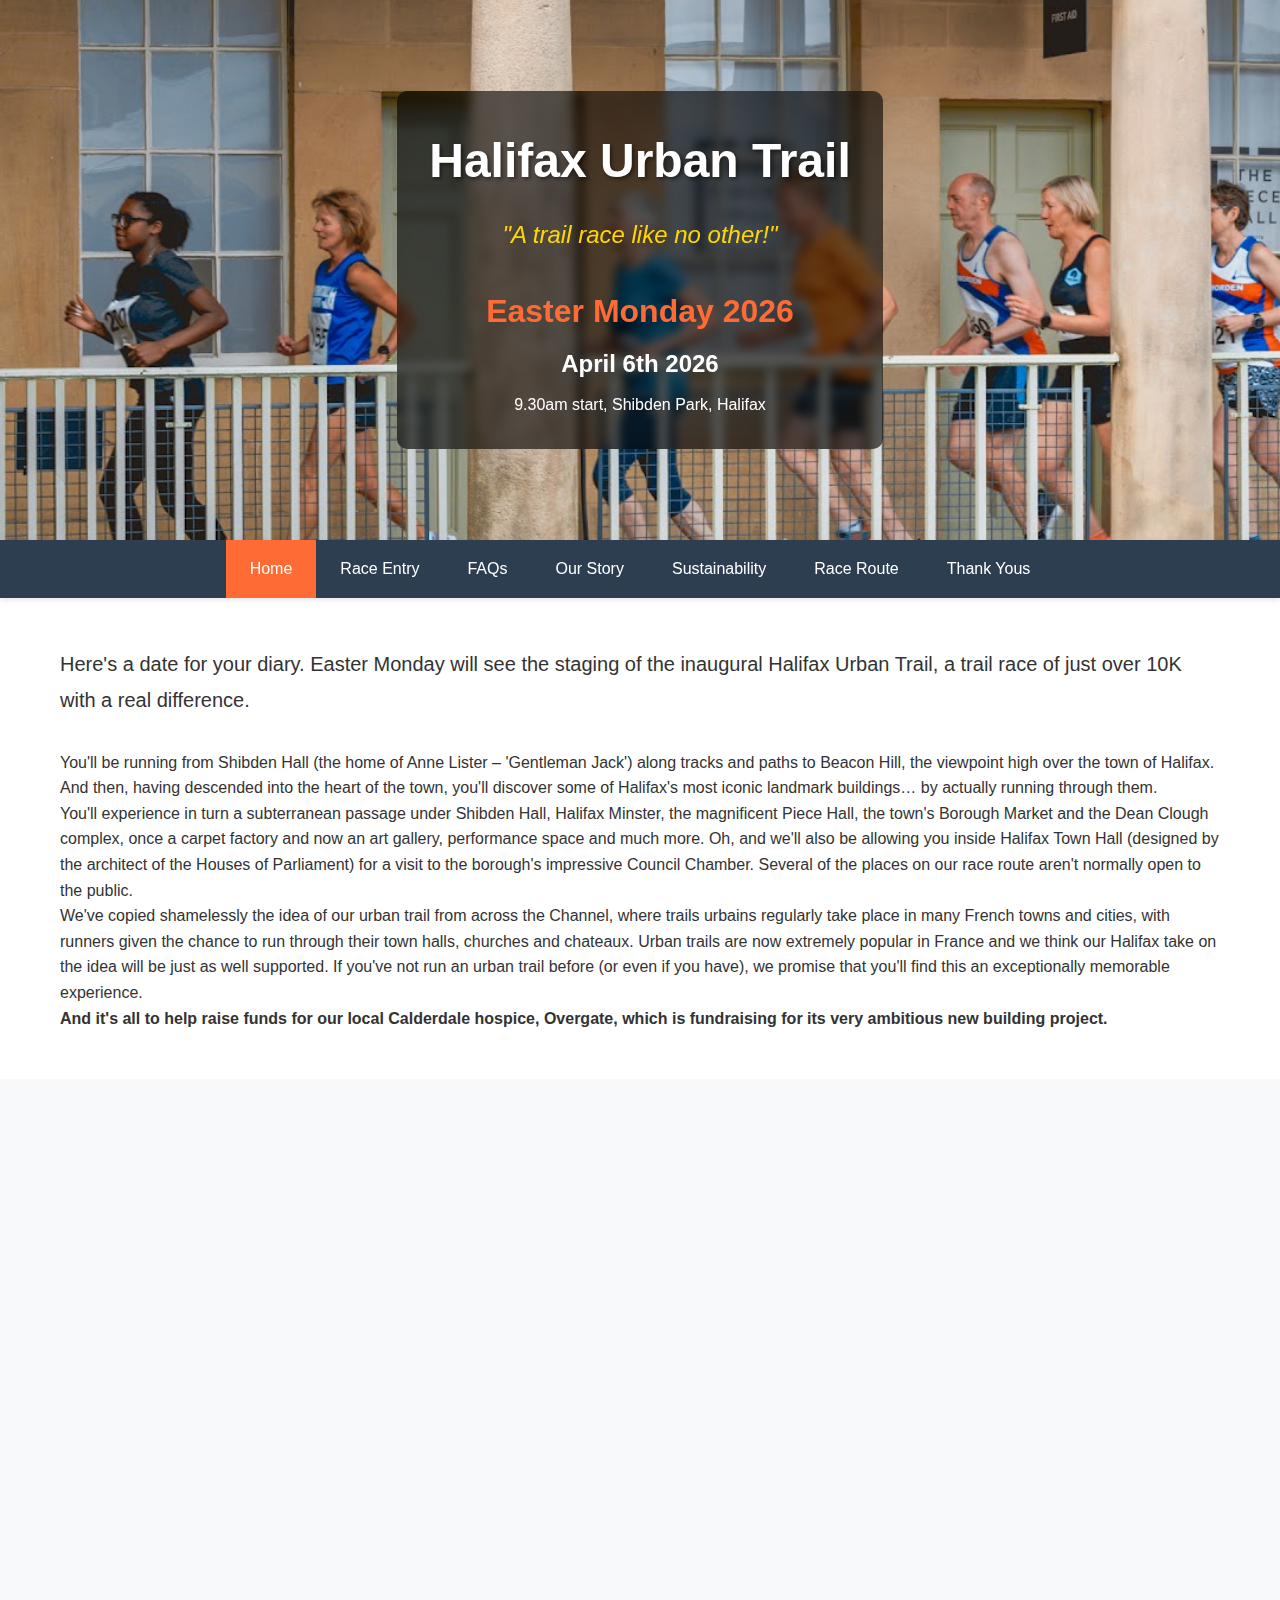
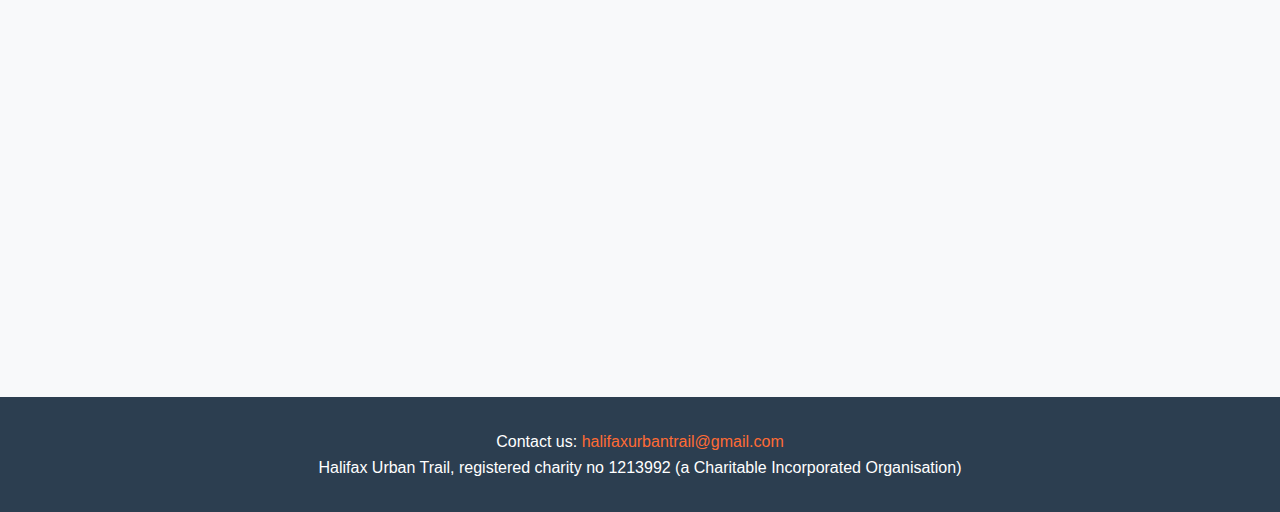
<file: index.html>
<!DOCTYPE html>
<html lang="en">
<head>
    <meta charset="UTF-8">
    <meta name="viewport" content="width=device-width, initial-scale=1.0">
    <title>Halifax Urban Trail - Easter Monday 2026</title>
    <link rel="stylesheet" href="styles.css">
</head>
<body>
    <header>
        <div class="hero-section">
            <div class="image-carousel">
                <div class="carousel-container">
                    <div class="carousel-slide active">
                        <img src="images/photo1.jpg" alt="Runners at Piece Hall">
                    </div>
                    <div class="carousel-slide">
                        <img src="images/photo2.jpg" alt="Running through the colonnade">
                    </div>
                    <div class="carousel-slide">
                        <img src="images/photo3.jpg" alt="Runners in action">
                    </div>
                    <div class="carousel-slide">
                        <img src="images/photo4.jpg" alt="Race participants">
                    </div>
                    <div class="carousel-slide">
                        <img src="images/photo5.jpg" alt="Halifax Urban Trail">
                    </div>
                </div>
            </div>
            <div class="hero-content">
                <h1>Halifax Urban Trail</h1>
                <p class="tagline">"A trail race like no other!"</p>
                <div class="race-details">
                    <h2>Easter Monday 2026</h2>
                    <h3>April 6th 2026</h3>
                    <p>9.30am start, Shibden Park, Halifax</p>
                </div>
            </div>
        </div>
        
        <nav class="main-nav">
            <ul>
                <li><a href="index.html" class="active">Home</a></li>
                <li><a href="race-entry.html">Race Entry</a></li>
                <li><a href="faqs.html">FAQs</a></li>
                <li><a href="our-story.html">Our Story</a></li>
                <li><a href="sustainability.html">Sustainability</a></li>
                <li><a href="race-route.html">Race Route</a></li>
                <li><a href="thank-yous.html">Thank Yous</a></li>
            </ul>
        </nav>
    </header>

    <main>
        <section class="intro-section">
            <div class="container">
                <p class="lead">Here's a date for your diary. Easter Monday will see the staging of the inaugural Halifax Urban Trail, a trail race of just over 10K with a real difference.</p>
                
                <p>You'll be running from Shibden Hall (the home of Anne Lister – 'Gentleman Jack') along tracks and paths to Beacon Hill, the viewpoint high over the town of Halifax. And then, having descended into the heart of the town, you'll discover some of Halifax's most iconic landmark buildings… by actually running through them.</p>
                
                <p>You'll experience in turn a subterranean passage under Shibden Hall, Halifax Minster, the magnificent Piece Hall, the town's Borough Market and the Dean Clough complex, once a carpet factory and now an art gallery, performance space and much more. Oh, and we'll also be allowing you inside Halifax Town Hall (designed by the architect of the Houses of Parliament) for a visit to the borough's impressive Council Chamber. Several of the places on our race route aren't normally open to the public.</p>
                
                <p>We've copied shamelessly the idea of our urban trail from across the Channel, where trails urbains regularly take place in many French towns and cities, with runners given the chance to run through their town halls, churches and chateaux. Urban trails are now extremely popular in France and we think our Halifax take on the idea will be just as well supported. If you've not run an urban trail before (or even if you have), we promise that you'll find this an exceptionally memorable experience.</p>
                
                <p><strong>And it's all to help raise funds for our local Calderdale hospice, Overgate, which is fundraising for its very ambitious new building project.</strong></p>
            </div>
        </section>

        <section class="registration-section">
            <div class="container">
                <h2>Registration</h2>
                <p>You will be able to sign up to run the race from September 1st 2025. (The field is limited to 500 and we expect places to go quickly). In the meantime, fill in the box here with your email address, and we'll let you know when bookings are open.</p>
                
                <div class="email-signup">
                    <form id="email-form">
       						 <input type="email" id="email-input" placeholder="Enter your email address" required>
        						<button type="submit">Notify Me</button>
    						</form>
   						 <div id="form-message" style="margin-top: 1rem; display: none;"></div>
                </div>
            </div>
        </section>

        <section class="quick-links">
            <div class="container">
                <h2>More Information</h2>
                <div class="links-grid">
                    <a href="race-entry.html" class="link-card">
                        <h3>Is this race right for you?</h3>
                        <p>Find out about the course difficulty and requirements</p>
                    </a>
                    <a href="faqs.html" class="link-card">
                        <h3>Frequently Asked Questions</h3>
                        <p>Everything you need to know about the race</p>
                    </a>
                    <a href="race-route.html" class="link-card">
                        <h3>Race Route</h3>
                        <p>The landmark buildings and route details</p>
                    </a>
                    <a href="sustainability.html" class="link-card">
                        <h3>Environmental Sustainability</h3>
                        <p>How we're making the race eco-friendly</p>
                    </a>
                    <a href="our-story.html" class="link-card">
                        <h3>Our Story</h3>
                        <p>How the Halifax Urban Trail came to be</p>
                    </a>
                    <a href="thank-yous.html" class="link-card">
                        <h3>Thank Yous</h3>
                        <p>Our sponsors and supporters</p>
                    </a>
                </div>
            </div>
        </section>
    </main>

    <footer>
        <div class="container">
            <p>Contact us: <a href="mailto:halifaxurbantrail@gmail.com">halifaxurbantrail@gmail.com</a></p>
            <p>Halifax Urban Trail, registered charity no 1213992 (a Charitable Incorporated Organisation)</p>
        </div>
    </footer>

    <script src="script.js"></script>
</body>
</html>
</file>
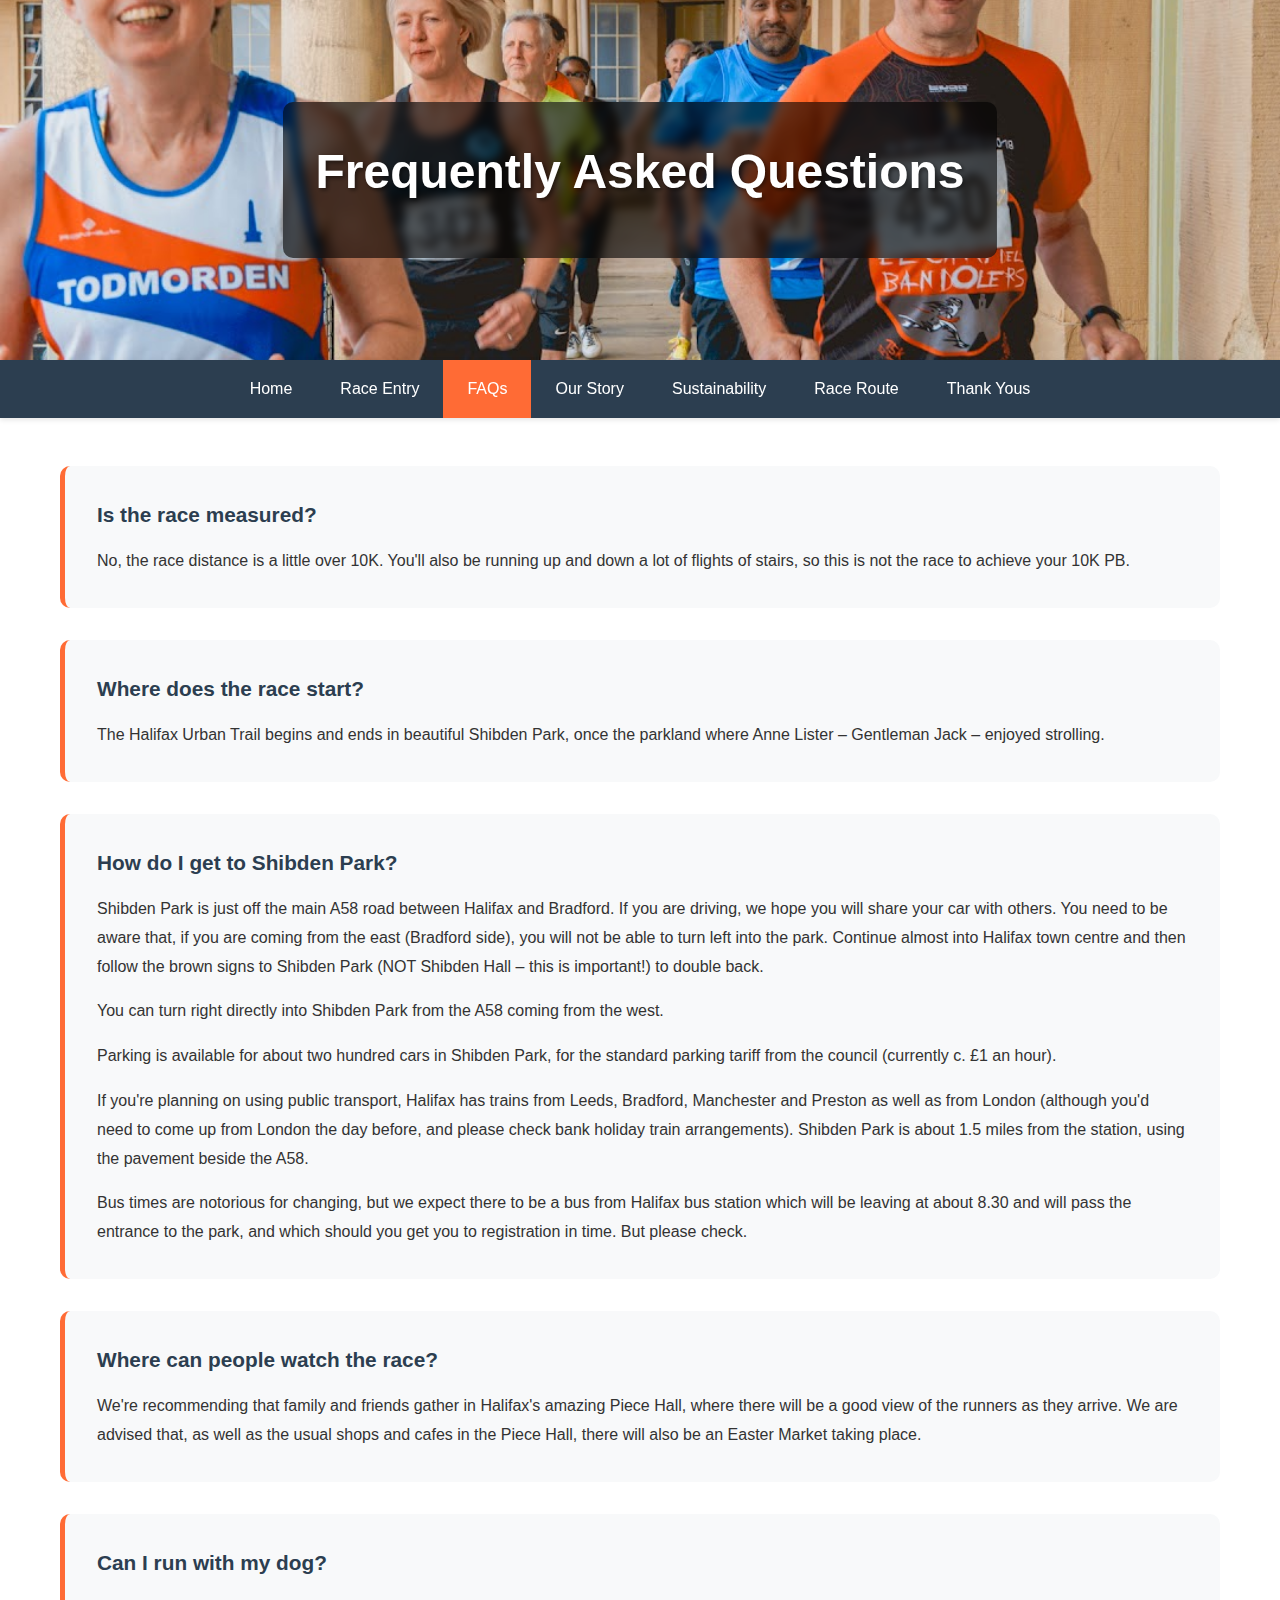
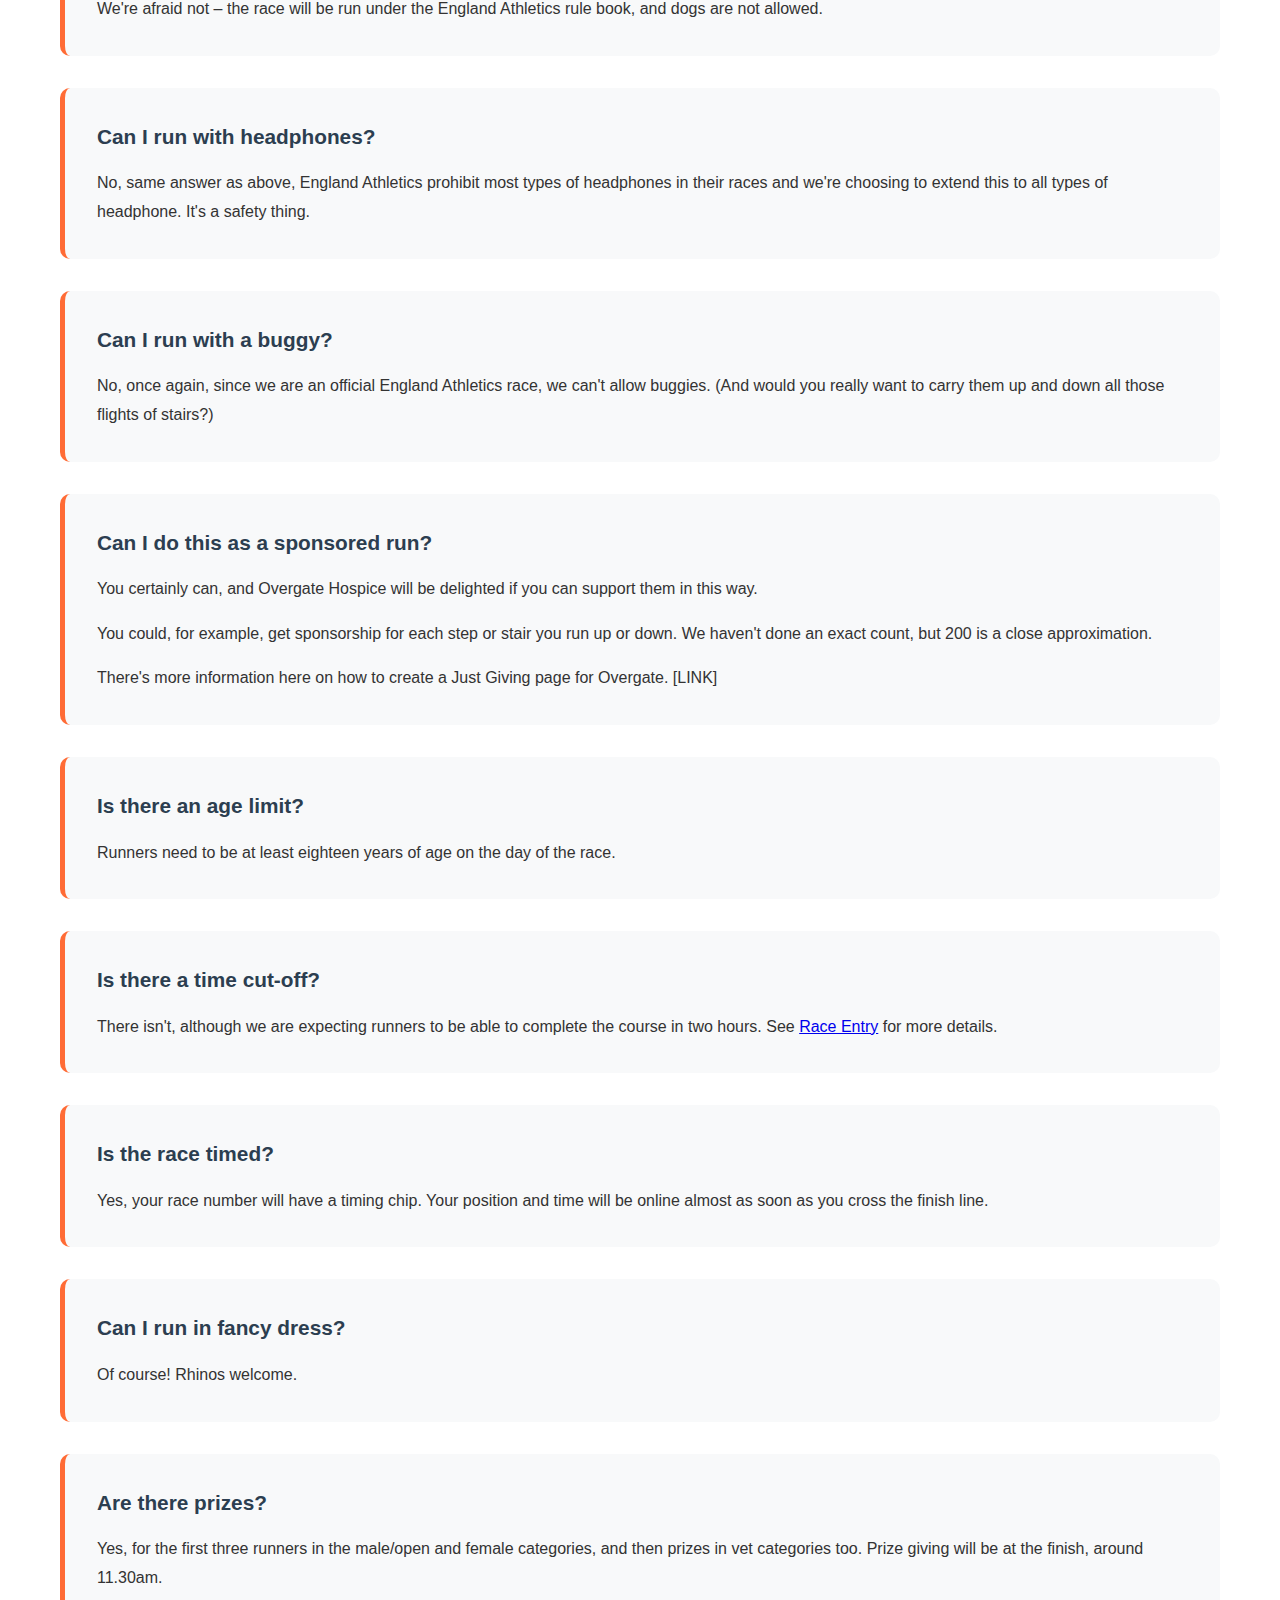
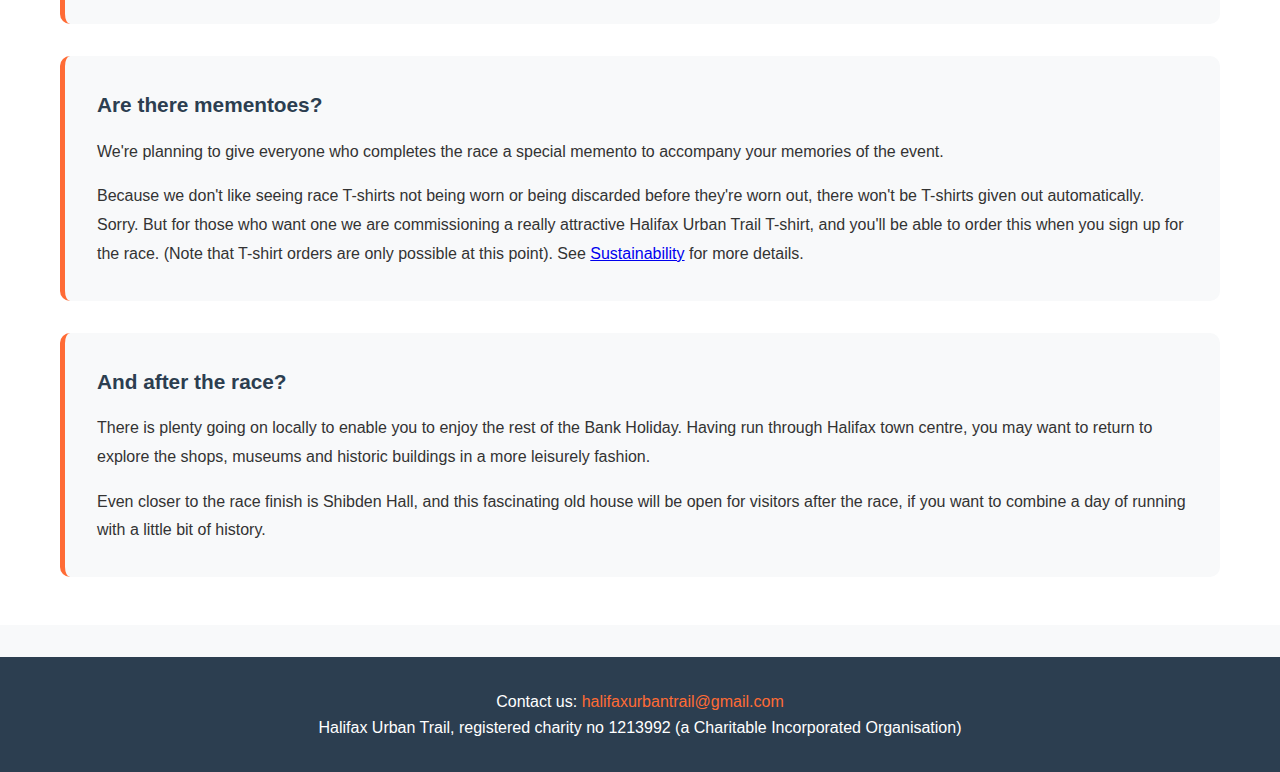
<file: faqs.html>
<!DOCTYPE html>
<html lang="en">
<head>
    <meta charset="UTF-8">
    <meta name="viewport" content="width=device-width, initial-scale=1.0">
    <title>FAQs - Halifax Urban Trail</title>
    <link rel="stylesheet" href="styles.css">
</head>
<body>
    <header>
        <div class="hero-section small">
            <div class="image-carousel">
                <div class="carousel-container">
                    <div class="carousel-slide active">
                        <img src="images/photo4.jpg" alt="Race participants">
                    </div>
                    <div class="carousel-slide">
                        <img src="images/photo5.jpg" alt="Halifax Urban Trail">
                    </div>
                    <div class="carousel-slide">
                        <img src="images/photo6.jpg" alt="Runners in the colonnade">
                    </div>
                </div>
            </div>
            <div class="hero-content">
                <h1>Frequently Asked Questions</h1>
            </div>
        </div>
        
        <nav class="main-nav">
            <ul>
                <li><a href="index.html">Home</a></li>
                <li><a href="race-entry.html">Race Entry</a></li>
                <li><a href="faqs.html" class="active">FAQs</a></li>
                <li><a href="our-story.html">Our Story</a></li>
                <li><a href="sustainability.html">Sustainability</a></li>
                <li><a href="race-route.html">Race Route</a></li>
                <li><a href="thank-yous.html">Thank Yous</a></li>
            </ul>
        </nav>
    </header>

    <main>
        <section class="content-section">
            <div class="container">
                <div class="faq-grid">
                    <div class="faq-item">
                        <h3>Is the race measured?</h3>
                        <p>No, the race distance is a little over 10K. You'll also be running up and down a lot of flights of stairs, so this is not the race to achieve your 10K PB.</p>
                    </div>

                    <div class="faq-item">
                        <h3>Where does the race start?</h3>
                        <p>The Halifax Urban Trail begins and ends in beautiful Shibden Park, once the parkland where Anne Lister – Gentleman Jack – enjoyed strolling.</p>
                    </div>

                    <div class="faq-item">
                        <h3>How do I get to Shibden Park?</h3>
                        <p>Shibden Park is just off the main A58 road between Halifax and Bradford. If you are driving, we hope you will share your car with others. You need to be aware that, if you are coming from the east (Bradford side), you will not be able to turn left into the park. Continue almost into Halifax town centre and then follow the brown signs to Shibden Park (NOT Shibden Hall – this is important!) to double back.</p>
                        <p>You can turn right directly into Shibden Park from the A58 coming from the west.</p>
                        <p>Parking is available for about two hundred cars in Shibden Park, for the standard parking tariff from the council (currently c. £1 an hour).</p>
                        <p>If you're planning on using public transport, Halifax has trains from Leeds, Bradford, Manchester and Preston as well as from London (although you'd need to come up from London the day before, and please check bank holiday train arrangements). Shibden Park is about 1.5 miles from the station, using the pavement beside the A58.</p>
                        <p>Bus times are notorious for changing, but we expect there to be a bus from Halifax bus station which will be leaving at about 8.30 and will pass the entrance to the park, and which should you get you to registration in time. But please check.</p>
                    </div>

                    <div class="faq-item">
                        <h3>Where can people watch the race?</h3>
                        <p>We're recommending that family and friends gather in Halifax's amazing Piece Hall, where there will be a good view of the runners as they arrive. We are advised that, as well as the usual shops and cafes in the Piece Hall, there will also be an Easter Market taking place.</p>
                    </div>

                    <div class="faq-item">
                        <h3>Can I run with my dog?</h3>
                        <p>We're afraid not – the race will be run under the England Athletics rule book, and dogs are not allowed.</p>
                    </div>

                    <div class="faq-item">
                        <h3>Can I run with headphones?</h3>
                        <p>No, same answer as above, England Athletics prohibit most types of headphones in their races and we're choosing to extend this to all types of headphone. It's a safety thing.</p>
                    </div>

                    <div class="faq-item">
                        <h3>Can I run with a buggy?</h3>
                        <p>No, once again, since we are an official England Athletics race, we can't allow buggies. (And would you really want to carry them up and down all those flights of stairs?)</p>
                    </div>

                    <div class="faq-item">
                        <h3>Can I do this as a sponsored run?</h3>
                        <p>You certainly can, and Overgate Hospice will be delighted if you can support them in this way.</p>
                        <p>You could, for example, get sponsorship for each step or stair you run up or down. We haven't done an exact count, but 200 is a close approximation.</p>
                        <p>There's more information here on how to create a Just Giving page for Overgate. [LINK]</p>
                    </div>

                    <div class="faq-item">
                        <h3>Is there an age limit?</h3>
                        <p>Runners need to be at least eighteen years of age on the day of the race.</p>
                    </div>

                    <div class="faq-item">
                        <h3>Is there a time cut-off?</h3>
                        <p>There isn't, although we are expecting runners to be able to complete the course in two hours. See <a href="race-entry.html">Race Entry</a> for more details.</p>
                    </div>

                    <div class="faq-item">
                        <h3>Is the race timed?</h3>
                        <p>Yes, your race number will have a timing chip. Your position and time will be online almost as soon as you cross the finish line.</p>
                    </div>

                    <div class="faq-item">
                        <h3>Can I run in fancy dress?</h3>
                        <p>Of course! Rhinos welcome.</p>
                    </div>

                    <div class="faq-item">
                        <h3>Are there prizes?</h3>
                        <p>Yes, for the first three runners in the male/open and female categories, and then prizes in vet categories too. Prize giving will be at the finish, around 11.30am.</p>
                    </div>

                    <div class="faq-item">
                        <h3>Are there mementoes?</h3>
                        <p>We're planning to give everyone who completes the race a special memento to accompany your memories of the event.</p>
                        <p>Because we don't like seeing race T-shirts not being worn or being discarded before they're worn out, there won't be T-shirts given out automatically. Sorry. But for those who want one we are commissioning a really attractive Halifax Urban Trail T-shirt, and you'll be able to order this when you sign up for the race. (Note that T-shirt orders are only possible at this point). See <a href="sustainability.html">Sustainability</a> for more details.</p>
                    </div>

                    <div class="faq-item">
                        <h3>And after the race?</h3>
                        <p>There is plenty going on locally to enable you to enjoy the rest of the Bank Holiday. Having run through Halifax town centre, you may want to return to explore the shops, museums and historic buildings in a more leisurely fashion.</p>
                        <p>Even closer to the race finish is Shibden Hall, and this fascinating old house will be open for visitors after the race, if you want to combine a day of running with a little bit of history.</p>
                    </div>
                </div>
            </div>
        </section>
    </main>

    <footer>
        <div class="container">
            <p>Contact us: <a href="mailto:halifaxurbantrail@gmail.com">halifaxurbantrail@gmail.com</a></p>
            <p>Halifax Urban Trail, registered charity no 1213992 (a Charitable Incorporated Organisation)</p>
        </div>
    </footer>

    <script src="script.js"></script>
</body>
</html>
</file>
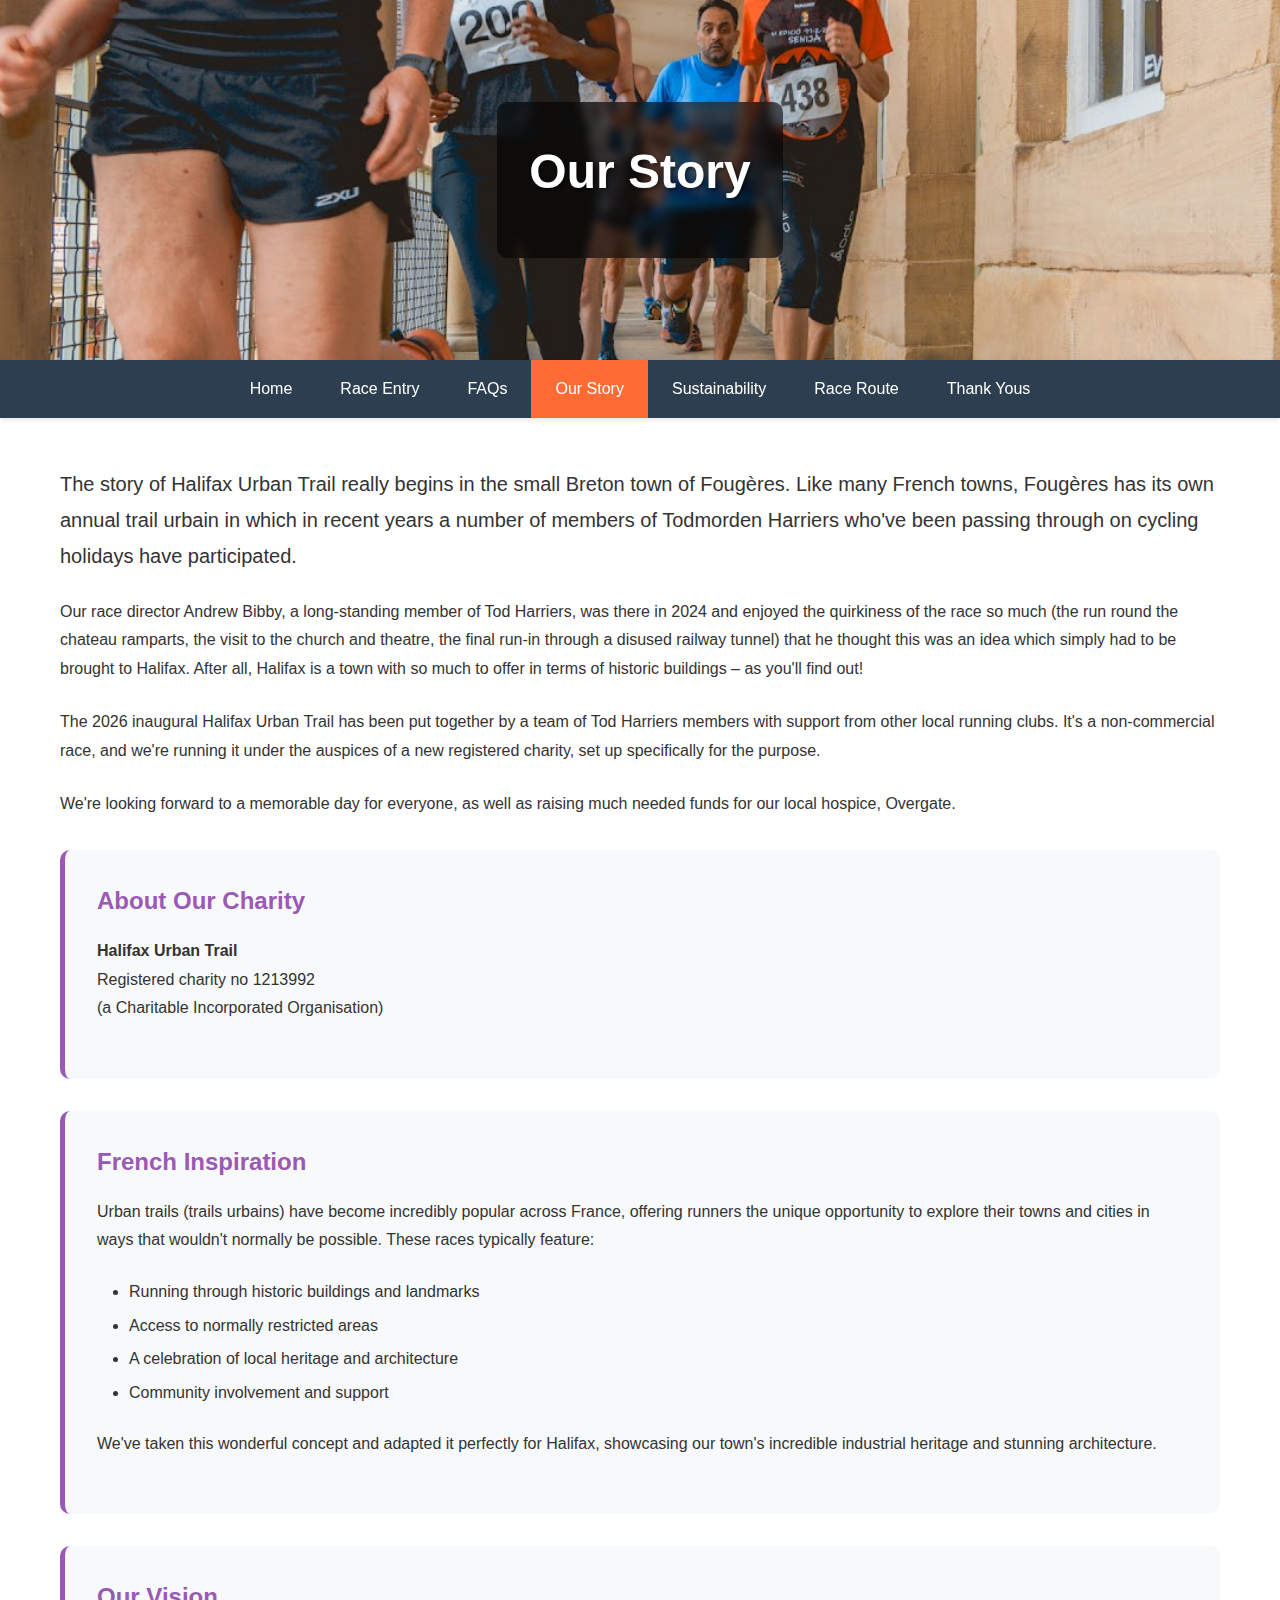
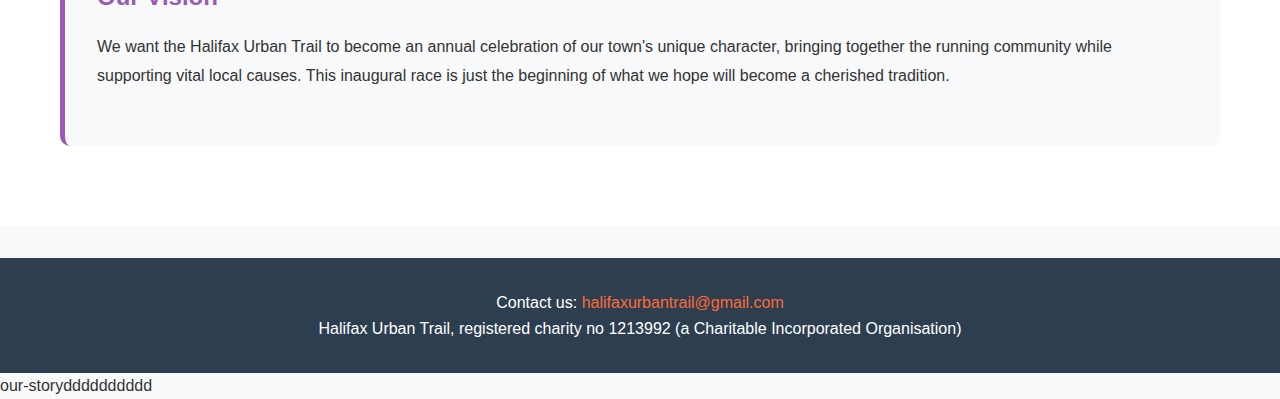
<file: our-story.html>
<!DOCTYPE html>
<html lang="en">
<head>
    <meta charset="UTF-8">
    <meta name="viewport" content="width=device-width, initial-scale=1.0">
    <title>Our Story - Halifax Urban Trail</title>
    <link rel="stylesheet" href="styles.css">
</head>
<body>
    <header>
        <div class="hero-section small">
            <div class="image-carousel">
                <div class="carousel-container">
                    <div class="carousel-slide active">
                        <img src="images/photo7.jpg" alt="Runners at the finish">
                    </div>
                    <div class="carousel-slide">
                        <img src="images/photo8.jpg" alt="Halifax Urban Trail">
                    </div>
                    <div class="carousel-slide">
                        <img src="images/photo1.jpg" alt="Piece Hall runners">
                    </div>
                </div>
            </div>
            <div class="hero-content">
                <h1>Our Story</h1>
            </div>
        </div>
        
        <nav class="main-nav">
            <ul>
                <li><a href="index.html">Home</a></li>
                <li><a href="race-entry.html">Race Entry</a></li>
                <li><a href="faqs.html">FAQs</a></li>
                <li><a href="our-story.html" class="active">Our Story</a></li>
                <li><a href="sustainability.html">Sustainability</a></li>
                <li><a href="race-route.html">Race Route</a></li>
                <li><a href="thank-yous.html">Thank Yous</a></li>
            </ul>
        </nav>
    </header>

    <main>
        <section class="content-section">
            <div class="container">
                <p class="lead">The story of Halifax Urban Trail really begins in the small Breton town of Fougères. Like many French towns, Fougères has its own annual trail urbain in which in recent years a number of members of Todmorden Harriers who've been passing through on cycling holidays have participated.</p>
                
                <p>Our race director Andrew Bibby, a long-standing member of Tod Harriers, was there in 2024 and enjoyed the quirkiness of the race so much (the run round the chateau ramparts, the visit to the church and theatre, the final run-in through a disused railway tunnel) that he thought this was an idea which simply had to be brought to Halifax. After all, Halifax is a town with so much to offer in terms of historic buildings – as you'll find out!</p>
                
                <p>The 2026 inaugural Halifax Urban Trail has been put together by a team of Tod Harriers members with support from other local running clubs. It's a non-commercial race, and we're running it under the auspices of a new registered charity, set up specifically for the purpose.</p>
                
                <p>We're looking forward to a memorable day for everyone, as well as raising much needed funds for our local hospice, Overgate.</p>
                
                <div class="charity-info">
                    <h2>About Our Charity</h2>
                    <p><strong>Halifax Urban Trail</strong><br>
                    Registered charity no 1213992<br>
                    (a Charitable Incorporated Organisation)</p>
                </div>

                <div class="inspiration-section">
                    <h2>French Inspiration</h2>
                    <p>Urban trails (trails urbains) have become incredibly popular across France, offering runners the unique opportunity to explore their towns and cities in ways that wouldn't normally be possible. These races typically feature:</p>
                    <ul>
                        <li>Running through historic buildings and landmarks</li>
                        <li>Access to normally restricted areas</li>
                        <li>A celebration of local heritage and architecture</li>
                        <li>Community involvement and support</li>
                    </ul>
                    <p>We've taken this wonderful concept and adapted it perfectly for Halifax, showcasing our town's incredible industrial heritage and stunning architecture.</p>
                </div>

                <div class="vision-section">
                    <h2>Our Vision</h2>
                    <p>We want the Halifax Urban Trail to become an annual celebration of our town's unique character, bringing together the running community while supporting vital local causes. This inaugural race is just the beginning of what we hope will become a cherished tradition.</p>
                </div>
            </div>
        </section>
    </main>

    <footer>
        <div class="container">
            <p>Contact us: <a href="mailto:halifaxurbantrail@gmail.com">halifaxurbantrail@gmail.com</a></p>
            <p>Halifax Urban Trail, registered charity no 1213992 (a Charitable Incorporated Organisation)</p>
        </div>
    </footer>

    <script src="script.js"></script>
</body>
</html>
our-storydddddddddd
</file>
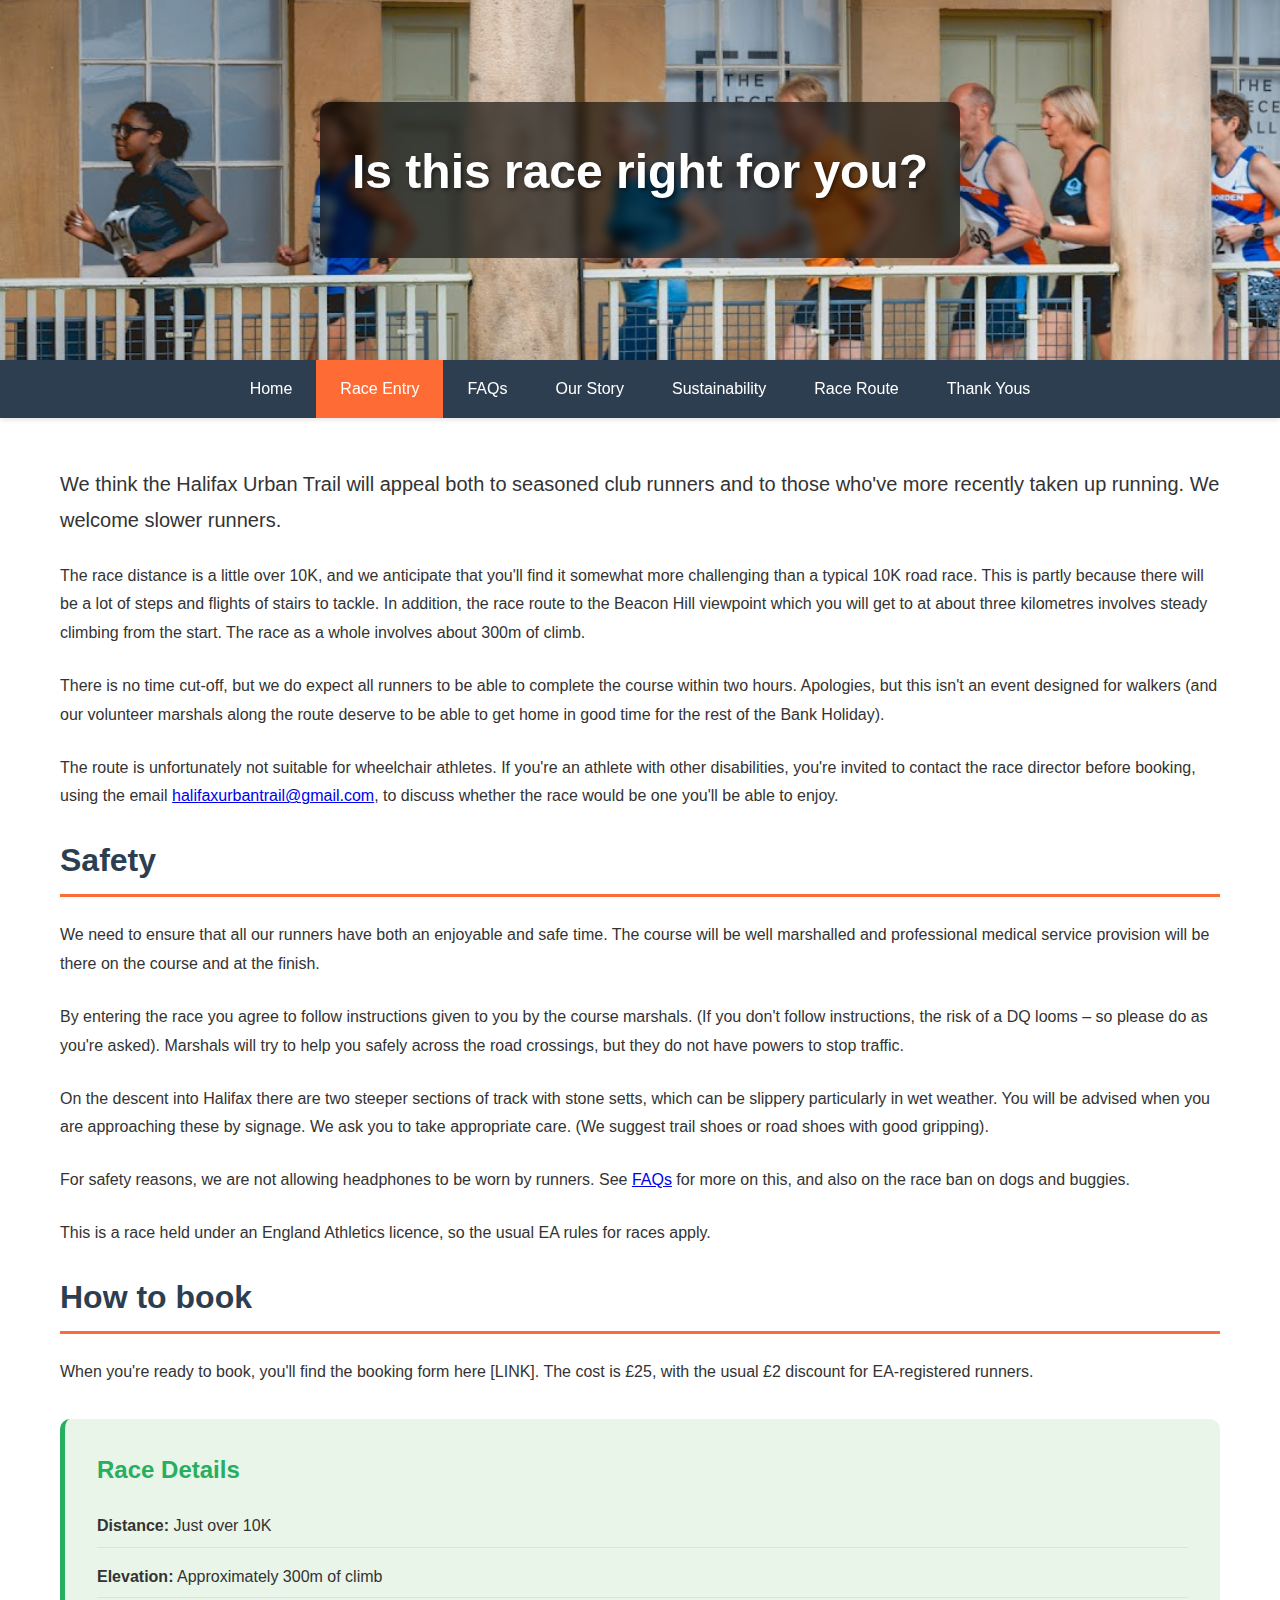
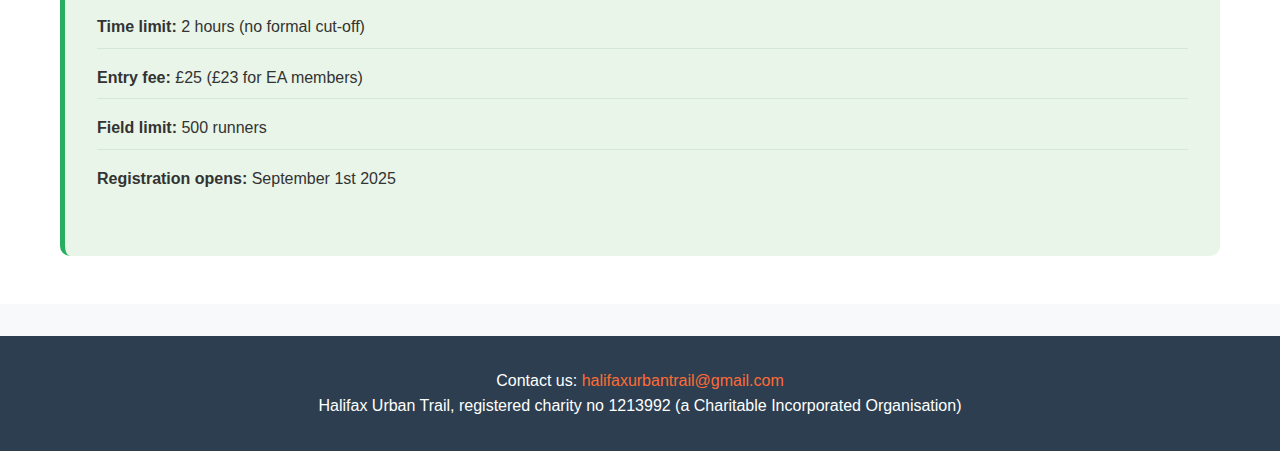
<file: race-entry.html>
<!DOCTYPE html>
<html lang="en">
<head>
    <meta charset="UTF-8">
    <meta name="viewport" content="width=device-width, initial-scale=1.0">
    <title>Race Entry - Halifax Urban Trail</title>
    <link rel="stylesheet" href="styles.css">
</head>
<body>
    <header>
        <div class="hero-section small">
            <div class="image-carousel">
                <div class="carousel-container">
                    <div class="carousel-slide active">
                        <img src="images/photo1.jpg" alt="Runners at Piece Hall">
                    </div>
                    <div class="carousel-slide">
                        <img src="images/photo2.jpg" alt="Running through the colonnade">
                    </div>
                    <div class="carousel-slide">
                        <img src="images/photo3.jpg" alt="Runners in action">
                    </div>
                </div>
            </div>
            <div class="hero-content">
                <h1>Is this race right for you?</h1>
            </div>
        </div>
        
        <nav class="main-nav">
            <ul>
                <li><a href="index.html">Home</a></li>
                <li><a href="race-entry.html" class="active">Race Entry</a></li>
                <li><a href="faqs.html">FAQs</a></li>
                <li><a href="our-story.html">Our Story</a></li>
                <li><a href="sustainability.html">Sustainability</a></li>
                <li><a href="race-route.html">Race Route</a></li>
                <li><a href="thank-yous.html">Thank Yous</a></li>
            </ul>
        </nav>
    </header>

    <main>
        <section class="content-section">
            <div class="container">
                <p class="lead">We think the Halifax Urban Trail will appeal both to seasoned club runners and to those who've more recently taken up running. We welcome slower runners.</p>
                
                <p>The race distance is a little over 10K, and we anticipate that you'll find it somewhat more challenging than a typical 10K road race. This is partly because there will be a lot of steps and flights of stairs to tackle. In addition, the race route to the Beacon Hill viewpoint which you will get to at about three kilometres involves steady climbing from the start. The race as a whole involves about 300m of climb.</p>
                
                <p>There is no time cut-off, but we do expect all runners to be able to complete the course within two hours. Apologies, but this isn't an event designed for walkers (and our volunteer marshals along the route deserve to be able to get home in good time for the rest of the Bank Holiday).</p>
                
                <p>The route is unfortunately not suitable for wheelchair athletes. If you're an athlete with other disabilities, you're invited to contact the race director before booking, using the email <a href="mailto:halifaxurbantrail@gmail.com">halifaxurbantrail@gmail.com</a>, to discuss whether the race would be one you'll be able to enjoy.</p>

                <h2>Safety</h2>
                <p>We need to ensure that all our runners have both an enjoyable and safe time. The course will be well marshalled and professional medical service provision will be there on the course and at the finish.</p>
                
                <p>By entering the race you agree to follow instructions given to you by the course marshals. (If you don't follow instructions, the risk of a DQ looms – so please do as you're asked). Marshals will try to help you safely across the road crossings, but they do not have powers to stop traffic.</p>
                
                <p>On the descent into Halifax there are two steeper sections of track with stone setts, which can be slippery particularly in wet weather. You will be advised when you are approaching these by signage. We ask you to take appropriate care. (We suggest trail shoes or road shoes with good gripping).</p>
                
                <p>For safety reasons, we are not allowing headphones to be worn by runners. See <a href="faqs.html">FAQs</a> for more on this, and also on the race ban on dogs and buggies.</p>
                
                <p>This is a race held under an England Athletics licence, so the usual EA rules for races apply.</p>

                <h2>How to book</h2>
                <p>When you're ready to book, you'll find the booking form here [LINK]. The cost is £25, with the usual £2 discount for EA-registered runners.</p>
                
                <div class="booking-info">
                    <h3>Race Details</h3>
                    <ul>
                        <li><strong>Distance:</strong> Just over 10K</li>
                        <li><strong>Elevation:</strong> Approximately 300m of climb</li>
                        <li><strong>Time limit:</strong> 2 hours (no formal cut-off)</li>
                        <li><strong>Entry fee:</strong> £25 (£23 for EA members)</li>
                        <li><strong>Field limit:</strong> 500 runners</li>
                        <li><strong>Registration opens:</strong> September 1st 2025</li>
                    </ul>
                </div>
            </div>
        </section>
    </main>

    <footer>
        <div class="container">
            <p>Contact us: <a href="mailto:halifaxurbantrail@gmail.com">halifaxurbantrail@gmail.com</a></p>
            <p>Halifax Urban Trail, registered charity no 1213992 (a Charitable Incorporated Organisation)</p>
        </div>
    </footer>

    <script src="script.js"></script>
</body>
</html>
</file>
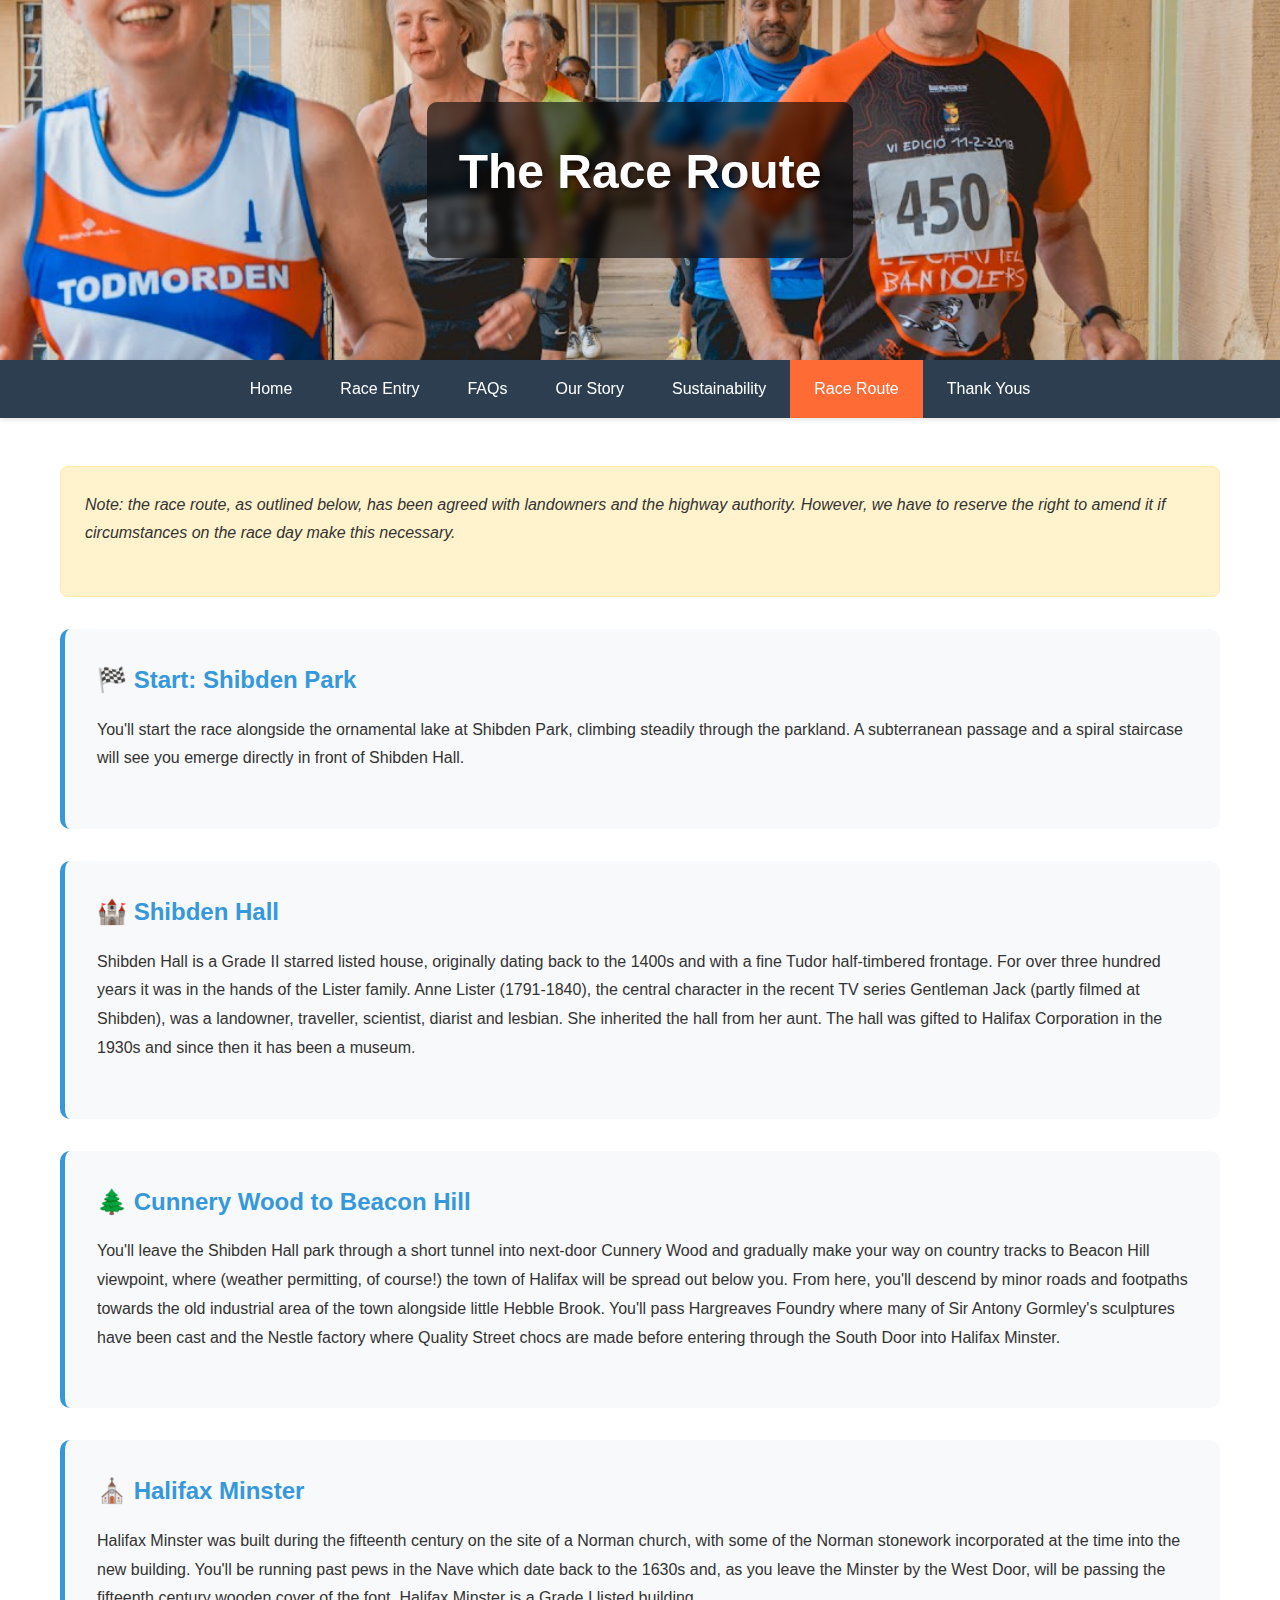
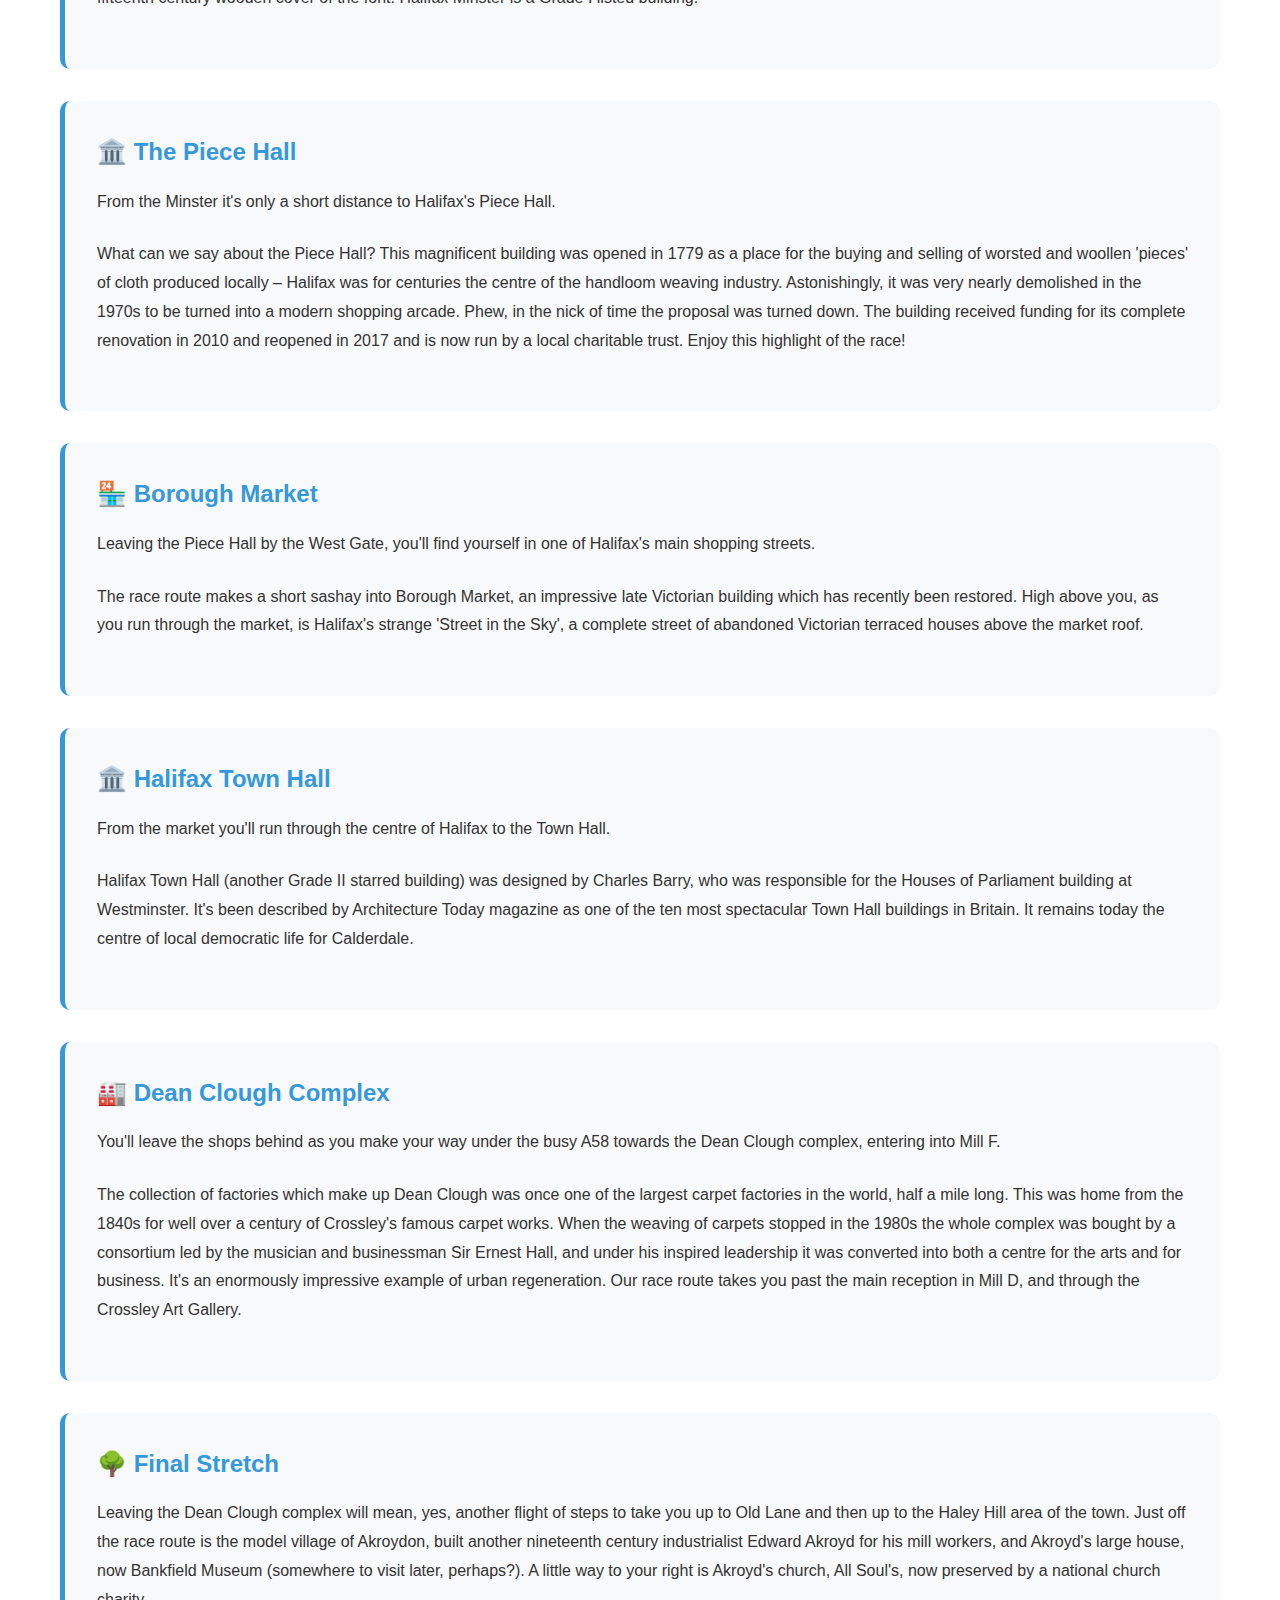
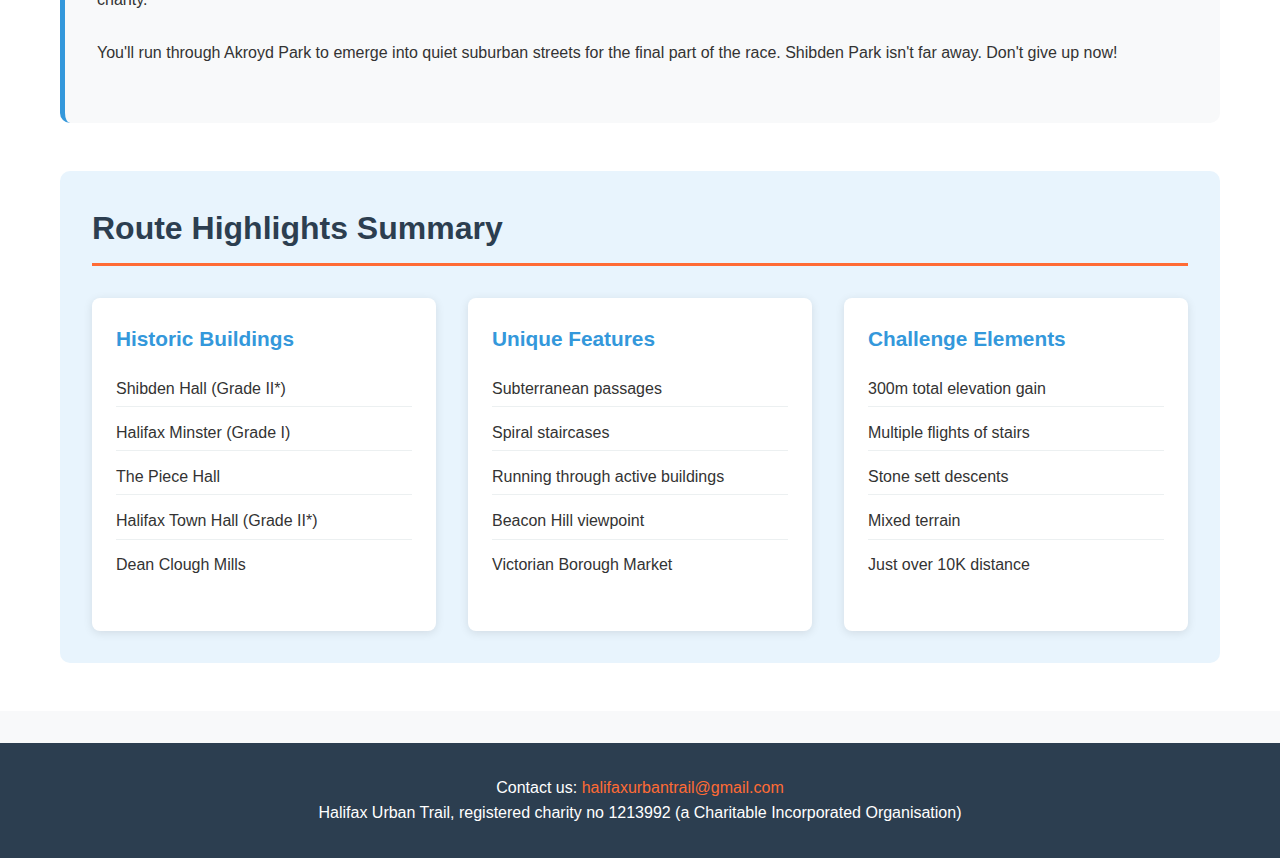
<file: race-route.html>
<!DOCTYPE html>
<html lang="en">
<head>
    <meta charset="UTF-8">
    <meta name="viewport" content="width=device-width, initial-scale=1.0">
    <title>Race Route - Halifax Urban Trail</title>
    <link rel="stylesheet" href="styles.css">
</head>
<body>
    <header>
        <div class="hero-section small">
            <div class="image-carousel">
                <div class="carousel-container">
                    <div class="carousel-slide active">
                        <img src="images/photo4.jpg" alt="Historic Halifax architecture">
                    </div>
                    <div class="carousel-slide">
                        <img src="images/photo9.jpg" alt="Running through historic archway">
                    </div>
                </div>
            </div>
            <div class="hero-content">
                <h1>The Race Route</h1>
            </div>
        </div>
        
        <nav class="main-nav">
            <ul>
                <li><a href="index.html">Home</a></li>
                <li><a href="race-entry.html">Race Entry</a></li>
                <li><a href="faqs.html">FAQs</a></li>
                <li><a href="our-story.html">Our Story</a></li>
                <li><a href="sustainability.html">Sustainability</a></li>
                <li><a href="race-route.html" class="active">Race Route</a></li>
                <li><a href="thank-yous.html">Thank Yous</a></li>
            </ul>
        </nav>
    </header>

    <main>
        <section class="content-section">
            <div class="container">
                <div class="route-disclaimer">
                    <p><em>Note: the race route, as outlined below, has been agreed with landowners and the highway authority. However, we have to reserve the right to amend it if circumstances on the race day make this necessary.</em></p>
                </div>

                <div class="route-section">
                    <h2>🏁 Start: Shibden Park</h2>
                    <p>You'll start the race alongside the ornamental lake at Shibden Park, climbing steadily through the parkland. A subterranean passage and a spiral staircase will see you emerge directly in front of Shibden Hall.</p>
                </div>

                <div class="route-section">
                    <h2>🏰 Shibden Hall</h2>
                    <p>Shibden Hall is a Grade II starred listed house, originally dating back to the 1400s and with a fine Tudor half-timbered frontage. For over three hundred years it was in the hands of the Lister family. Anne Lister (1791-1840), the central character in the recent TV series Gentleman Jack (partly filmed at Shibden), was a landowner, traveller, scientist, diarist and lesbian. She inherited the hall from her aunt. The hall was gifted to Halifax Corporation in the 1930s and since then it has been a museum.</p>
                </div>

                <div class="route-section">
                    <h2>🌲 Cunnery Wood to Beacon Hill</h2>
                    <p>You'll leave the Shibden Hall park through a short tunnel into next-door Cunnery Wood and gradually make your way on country tracks to Beacon Hill viewpoint, where (weather permitting, of course!) the town of Halifax will be spread out below you. From here, you'll descend by minor roads and footpaths towards the old industrial area of the town alongside little Hebble Brook. You'll pass Hargreaves Foundry where many of Sir Antony Gormley's sculptures have been cast and the Nestle factory where Quality Street chocs are made before entering through the South Door into Halifax Minster.</p>
                </div>

                <div class="route-section">
                    <h2>⛪ Halifax Minster</h2>
                    <p>Halifax Minster was built during the fifteenth century on the site of a Norman church, with some of the Norman stonework incorporated at the time into the new building. You'll be running past pews in the Nave which date back to the 1630s and, as you leave the Minster by the West Door, will be passing the fifteenth century wooden cover of the font. Halifax Minster is a Grade I listed building.</p>
                </div>

                <div class="route-section">
                    <h2>🏛️ The Piece Hall</h2>
                    <p>From the Minster it's only a short distance to Halifax's Piece Hall.</p>
                    <p>What can we say about the Piece Hall? This magnificent building was opened in 1779 as a place for the buying and selling of worsted and woollen 'pieces' of cloth produced locally – Halifax was for centuries the centre of the handloom weaving industry. Astonishingly, it was very nearly demolished in the 1970s to be turned into a modern shopping arcade. Phew, in the nick of time the proposal was turned down. The building received funding for its complete renovation in 2010 and reopened in 2017 and is now run by a local charitable trust. Enjoy this highlight of the race!</p>
                </div>

                <div class="route-section">
                    <h2>🏪 Borough Market</h2>
                    <p>Leaving the Piece Hall by the West Gate, you'll find yourself in one of Halifax's main shopping streets.</p>
                    <p>The race route makes a short sashay into Borough Market, an impressive late Victorian building which has recently been restored. High above you, as you run through the market, is Halifax's strange 'Street in the Sky', a complete street of abandoned Victorian terraced houses above the market roof.</p>
                </div>

                <div class="route-section">
                    <h2>🏛️ Halifax Town Hall</h2>
                    <p>From the market you'll run through the centre of Halifax to the Town Hall.</p>
                    <p>Halifax Town Hall (another Grade II starred building) was designed by Charles Barry, who was responsible for the Houses of Parliament building at Westminster. It's been described by Architecture Today magazine as one of the ten most spectacular Town Hall buildings in Britain. It remains today the centre of local democratic life for Calderdale.</p>
                </div>

                <div class="route-section">
                    <h2>🏭 Dean Clough Complex</h2>
                    <p>You'll leave the shops behind as you make your way under the busy A58 towards the Dean Clough complex, entering into Mill F.</p>
                    <p>The collection of factories which make up Dean Clough was once one of the largest carpet factories in the world, half a mile long. This was home from the 1840s for well over a century of Crossley's famous carpet works. When the weaving of carpets stopped in the 1980s the whole complex was bought by a consortium led by the musician and businessman Sir Ernest Hall, and under his inspired leadership it was converted into both a centre for the arts and for business. It's an enormously impressive example of urban regeneration. Our race route takes you past the main reception in Mill D, and through the Crossley Art Gallery.</p>
                </div>

                <div class="route-section">
                    <h2>🌳 Final Stretch</h2>
                    <p>Leaving the Dean Clough complex will mean, yes, another flight of steps to take you up to Old Lane and then up to the Haley Hill area of the town. Just off the race route is the model village of Akroydon, built another nineteenth century industrialist Edward Akroyd for his mill workers, and Akroyd's large house, now Bankfield Museum (somewhere to visit later, perhaps?). A little way to your right is Akroyd's church, All Soul's, now preserved by a national church charity.</p>
                    <p>You'll run through Akroyd Park to emerge into quiet suburban streets for the final part of the race. Shibden Park isn't far away. Don't give up now!</p>
                </div>

                <div class="route-highlights">
                    <h2>Route Highlights Summary</h2>
                    <div class="highlights-grid">
                        <div class="highlight">
                            <h3>Historic Buildings</h3>
                            <ul>
                                <li>Shibden Hall (Grade II*)</li>
                                <li>Halifax Minster (Grade I)</li>
                                <li>The Piece Hall</li>
                                <li>Halifax Town Hall (Grade II*)</li>
                                <li>Dean Clough Mills</li>
                            </ul>
                        </div>
                        <div class="highlight">
                            <h3>Unique Features</h3>
                            <ul>
                                <li>Subterranean passages</li>
                                <li>Spiral staircases</li>
                                <li>Running through active buildings</li>
                                <li>Beacon Hill viewpoint</li>
                                <li>Victorian Borough Market</li>
                            </ul>
                        </div>
                        <div class="highlight">
                            <h3>Challenge Elements</h3>
                            <ul>
                                <li>300m total elevation gain</li>
                                <li>Multiple flights of stairs</li>
                                <li>Stone sett descents</li>
                                <li>Mixed terrain</li>
                                <li>Just over 10K distance</li>
                            </ul>
                        </div>
                    </div>
                </div>
            </div>
        </section>
    </main>

    <footer>
        <div class="container">
            <p>Contact us: <a href="mailto:halifaxurbantrail@gmail.com">halifaxurbantrail@gmail.com</a></p>
            <p>Halifax Urban Trail, registered charity no 1213992 (a Charitable Incorporated Organisation)</p>
        </div>
    </footer>

    <script src="script.js"></script>
</body>
</html>
</file>
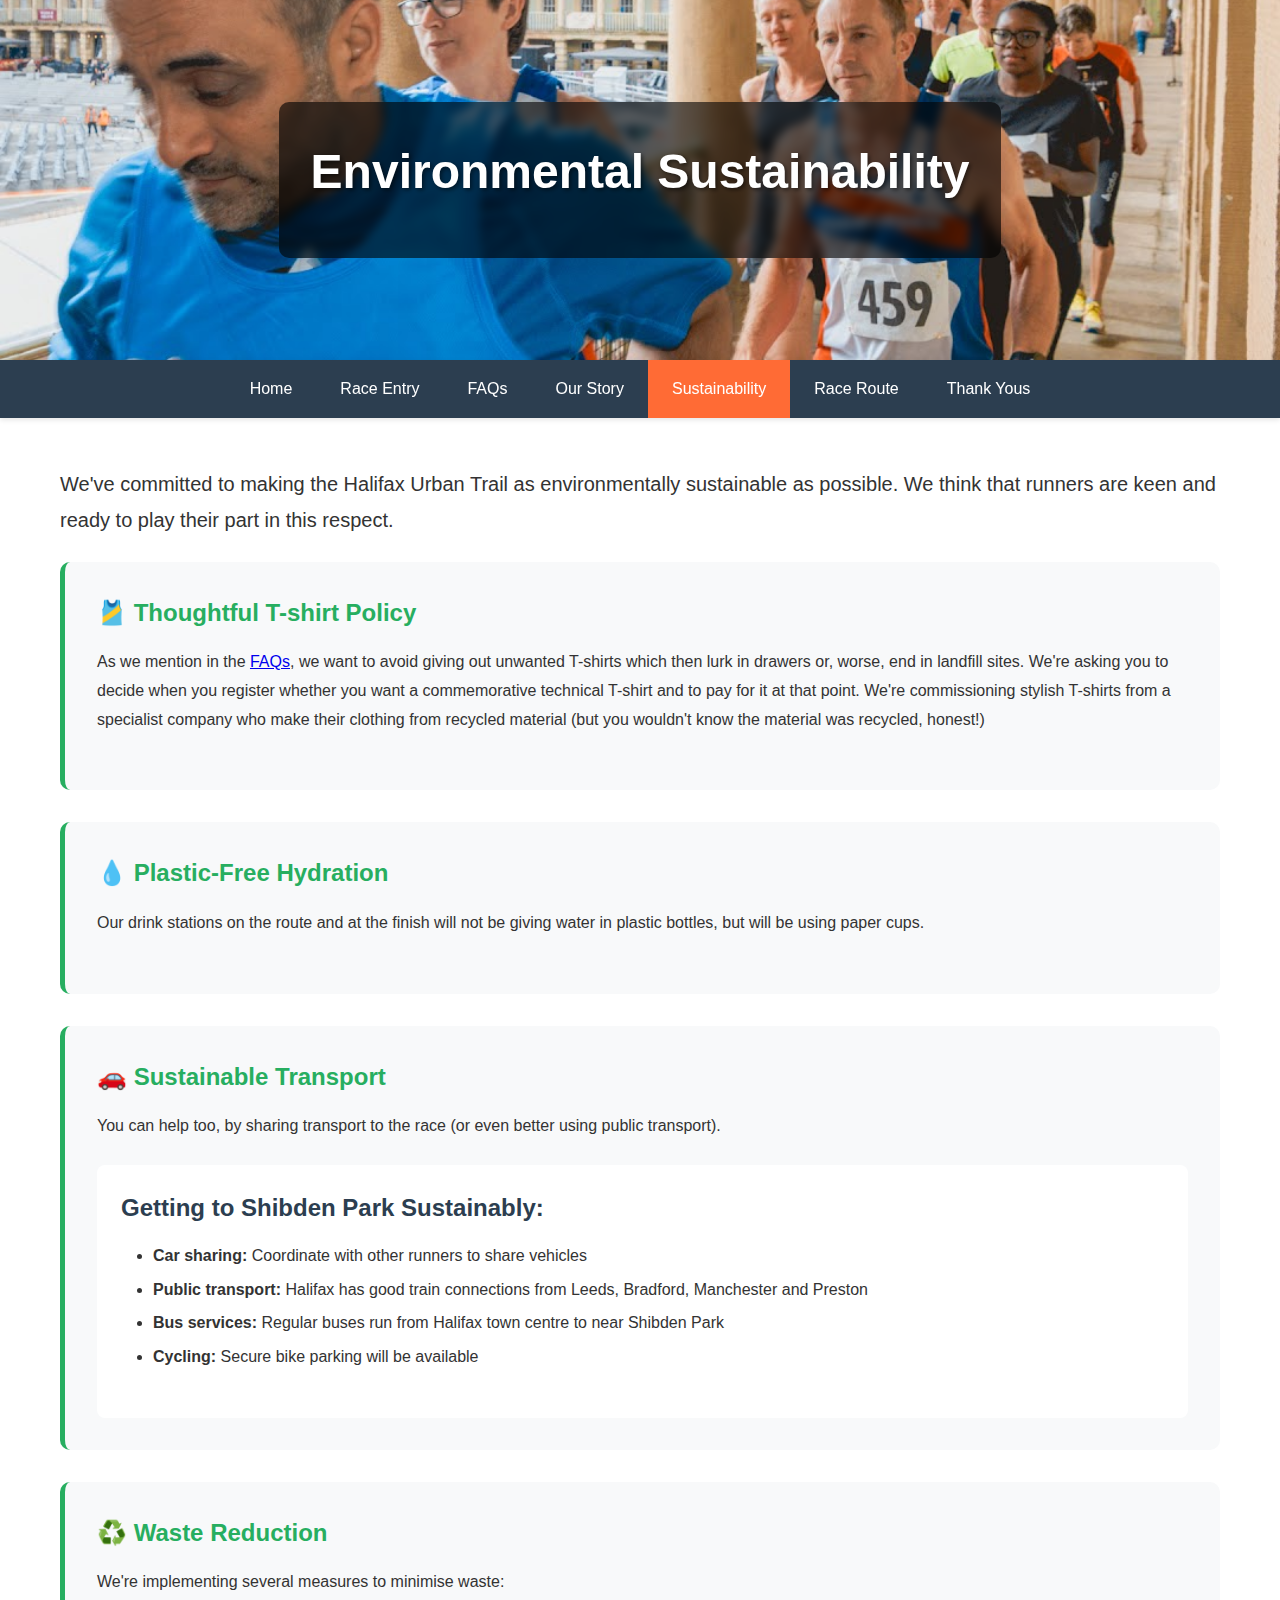
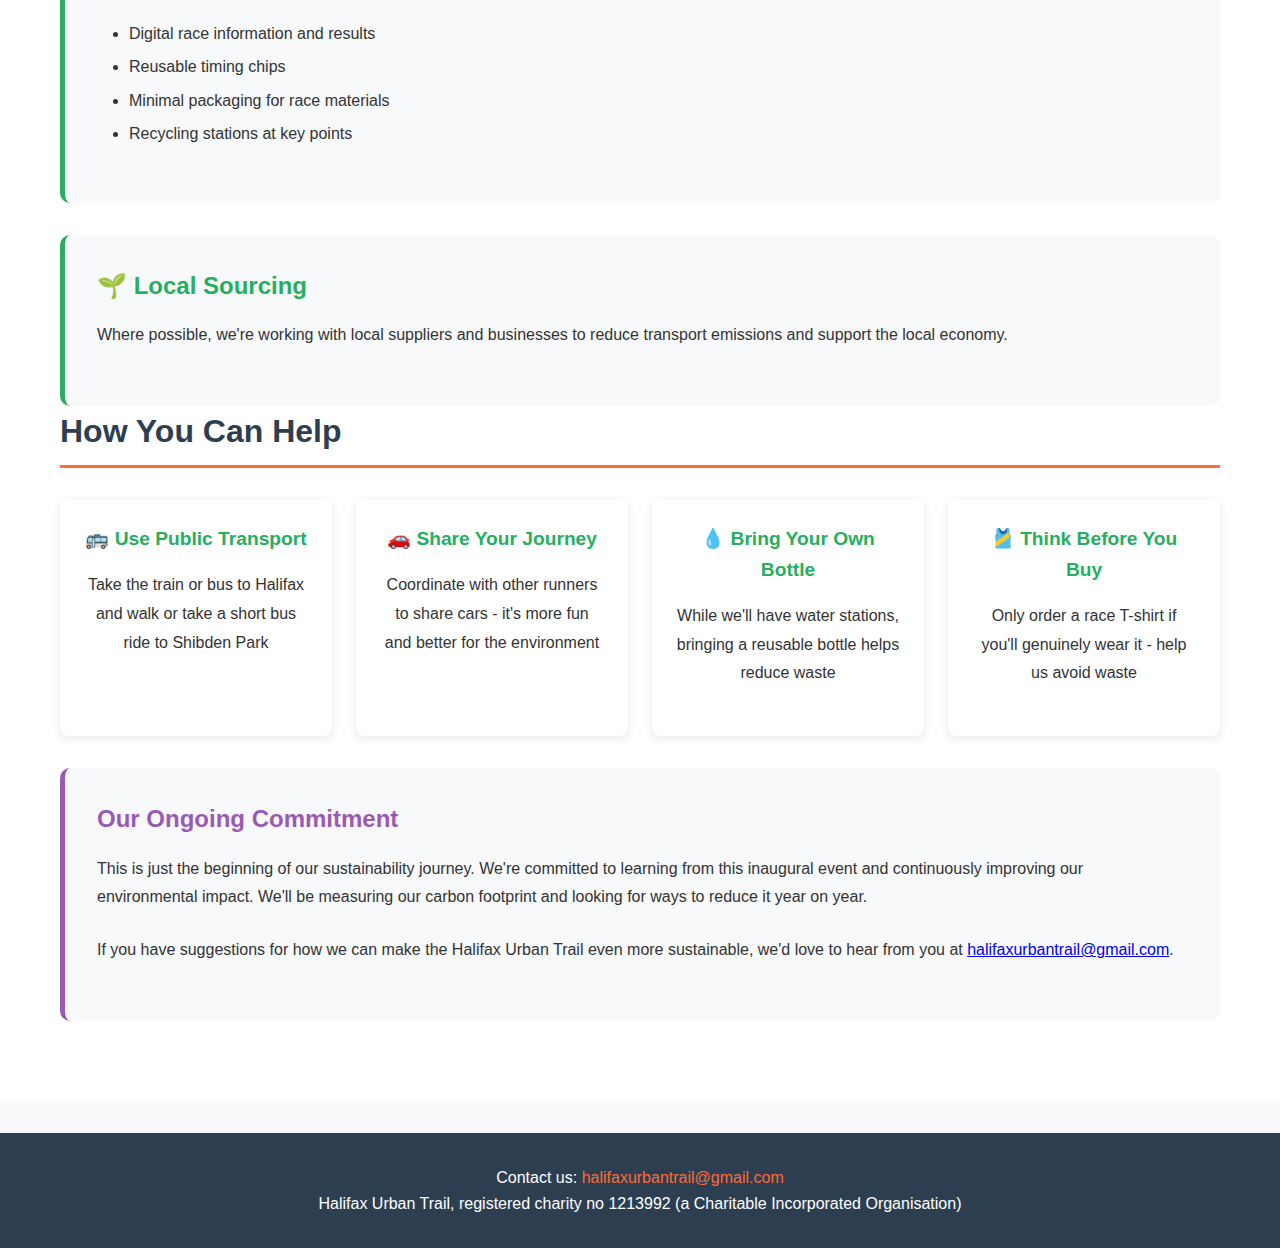
<file: sustainability.html>
<!DOCTYPE html>
<html lang="en">
<head>
    <meta charset="UTF-8">
    <meta name="viewport" content="width=device-width, initial-scale=1.0">
    <title>Sustainability - Halifax Urban Trail</title>
    <link rel="stylesheet" href="styles.css">
</head>
<body>
    <header>
        <div class="hero-section small">
            <div class="image-carousel">
                <div class="carousel-container">
                    <div class="carousel-slide active">
                        <img src="images/photo3.jpg" alt="Sustainable running">
                    </div>
                    <div class="carousel-slide">
                        <img src="images/photo6.jpg" alt="Community running">
                    </div>
                    <div class="carousel-slide">
                        <img src="images/photo2.jpg" alt="Halifax heritage">
                    </div>
                </div>
            </div>
            <div class="hero-content">
                <h1>Environmental Sustainability</h1>
            </div>
        </div>
        
        <nav class="main-nav">
            <ul>
                <li><a href="index.html">Home</a></li>
                <li><a href="race-entry.html">Race Entry</a></li>
                <li><a href="faqs.html">FAQs</a></li>
                <li><a href="our-story.html">Our Story</a></li>
                <li><a href="sustainability.html" class="active">Sustainability</a></li>
                <li><a href="race-route.html">Race Route</a></li>
                <li><a href="thank-yous.html">Thank Yous</a></li>
            </ul>
        </nav>
    </header>

    <main>
        <section class="content-section">
            <div class="container">
                <p class="lead">We've committed to making the Halifax Urban Trail as environmentally sustainable as possible. We think that runners are keen and ready to play their part in this respect.</p>
                
                <div class="sustainability-measures">
                    <div class="measure-item">
                        <h2>🎽 Thoughtful T-shirt Policy</h2>
                        <p>As we mention in the <a href="faqs.html">FAQs</a>, we want to avoid giving out unwanted T-shirts which then lurk in drawers or, worse, end in landfill sites. We're asking you to decide when you register whether you want a commemorative technical T-shirt and to pay for it at that point. We're commissioning stylish T-shirts from a specialist company who make their clothing from recycled material (but you wouldn't know the material was recycled, honest!)</p>
                    </div>

                    <div class="measure-item">
                        <h2>💧 Plastic-Free Hydration</h2>
                        <p>Our drink stations on the route and at the finish will not be giving water in plastic bottles, but will be using paper cups.</p>
                    </div>

                    <div class="measure-item">
                        <h2>🚗 Sustainable Transport</h2>
                        <p>You can help too, by sharing transport to the race (or even better using public transport).</p>
                        <div class="transport-options">
                            <h3>Getting to Shibden Park Sustainably:</h3>
                            <ul>
                                <li><strong>Car sharing:</strong> Coordinate with other runners to share vehicles</li>
                                <li><strong>Public transport:</strong> Halifax has good train connections from Leeds, Bradford, Manchester and Preston</li>
                                <li><strong>Bus services:</strong> Regular buses run from Halifax town centre to near Shibden Park</li>
                                <li><strong>Cycling:</strong> Secure bike parking will be available</li>
                            </ul>
                        </div>
                    </div>

                    <div class="measure-item">
                        <h2>♻️ Waste Reduction</h2>
                        <p>We're implementing several measures to minimise waste:</p>
                        <ul>
                            <li>Digital race information and results</li>
                            <li>Reusable timing chips</li>
                            <li>Minimal packaging for race materials</li>
                            <li>Recycling stations at key points</li>
                        </ul>
                    </div>

                    <div class="measure-item">
                        <h2>🌱 Local Sourcing</h2>
                        <p>Where possible, we're working with local suppliers and businesses to reduce transport emissions and support the local economy.</p>
                    </div>
                </div>

                <div class="runner-tips">
                    <h2>How You Can Help</h2>
                    <div class="tips-grid">
                        <div class="tip">
                            <h3>🚌 Use Public Transport</h3>
                            <p>Take the train or bus to Halifax and walk or take a short bus ride to Shibden Park</p>
                        </div>
                        <div class="tip">
                            <h3>🚗 Share Your Journey</h3>
                            <p>Coordinate with other runners to share cars - it's more fun and better for the environment</p>
                        </div>
                        <div class="tip">
                            <h3>💧 Bring Your Own Bottle</h3>
                            <p>While we'll have water stations, bringing a reusable bottle helps reduce waste</p>
                        </div>
                        <div class="tip">
                            <h3>🎽 Think Before You Buy</h3>
                            <p>Only order a race T-shirt if you'll genuinely wear it - help us avoid waste</p>
                        </div>
                    </div>
                </div>

                <div class="commitment-section">
                    <h2>Our Ongoing Commitment</h2>
                    <p>This is just the beginning of our sustainability journey. We're committed to learning from this inaugural event and continuously improving our environmental impact. We'll be measuring our carbon footprint and looking for ways to reduce it year on year.</p>
                    <p>If you have suggestions for how we can make the Halifax Urban Trail even more sustainable, we'd love to hear from you at <a href="mailto:halifaxurbantrail@gmail.com">halifaxurbantrail@gmail.com</a>.</p>
                </div>
            </div>
        </section>
    </main>

    <footer>
        <div class="container">
            <p>Contact us: <a href="mailto:halifaxurbantrail@gmail.com">halifaxurbantrail@gmail.com</a></p>
            <p>Halifax Urban Trail, registered charity no 1213992 (a Charitable Incorporated Organisation)</p>
        </div>
    </footer>

    <script src="script.js"></script>
</body>
</html>
</file>
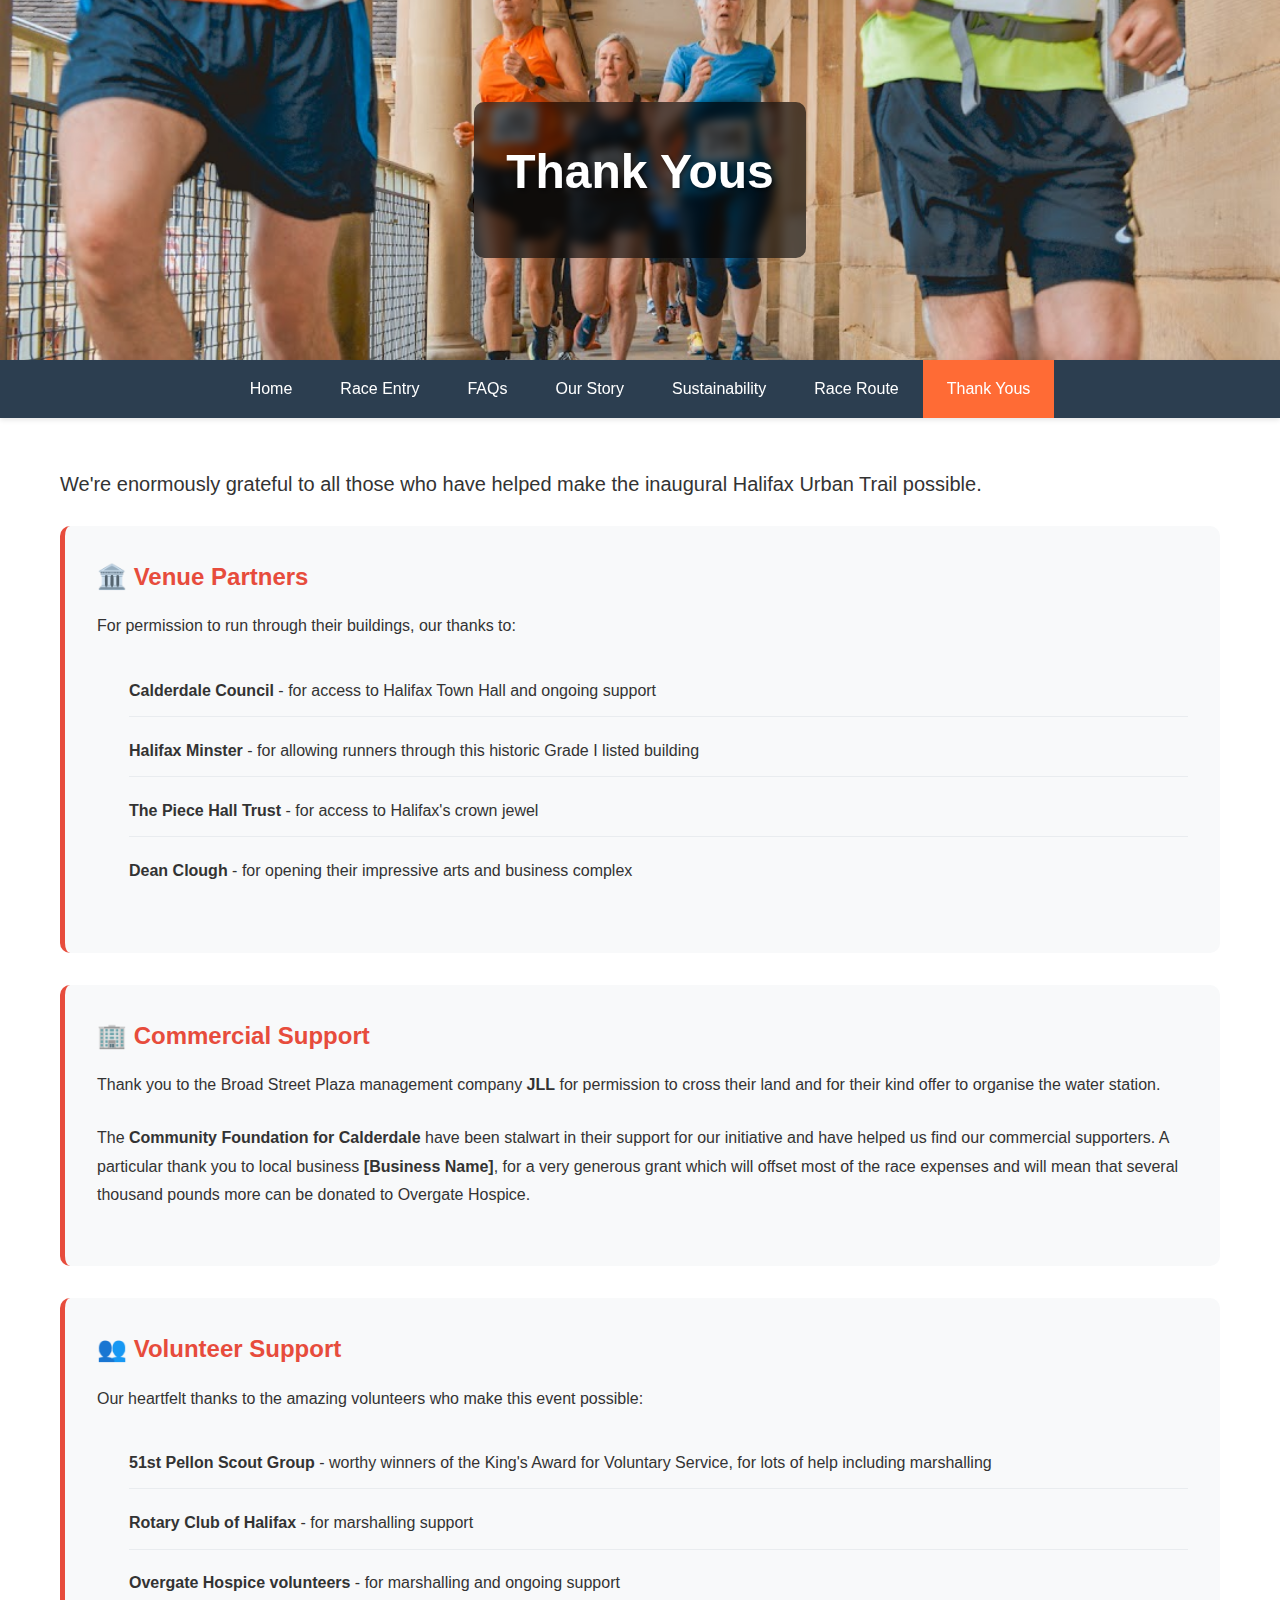
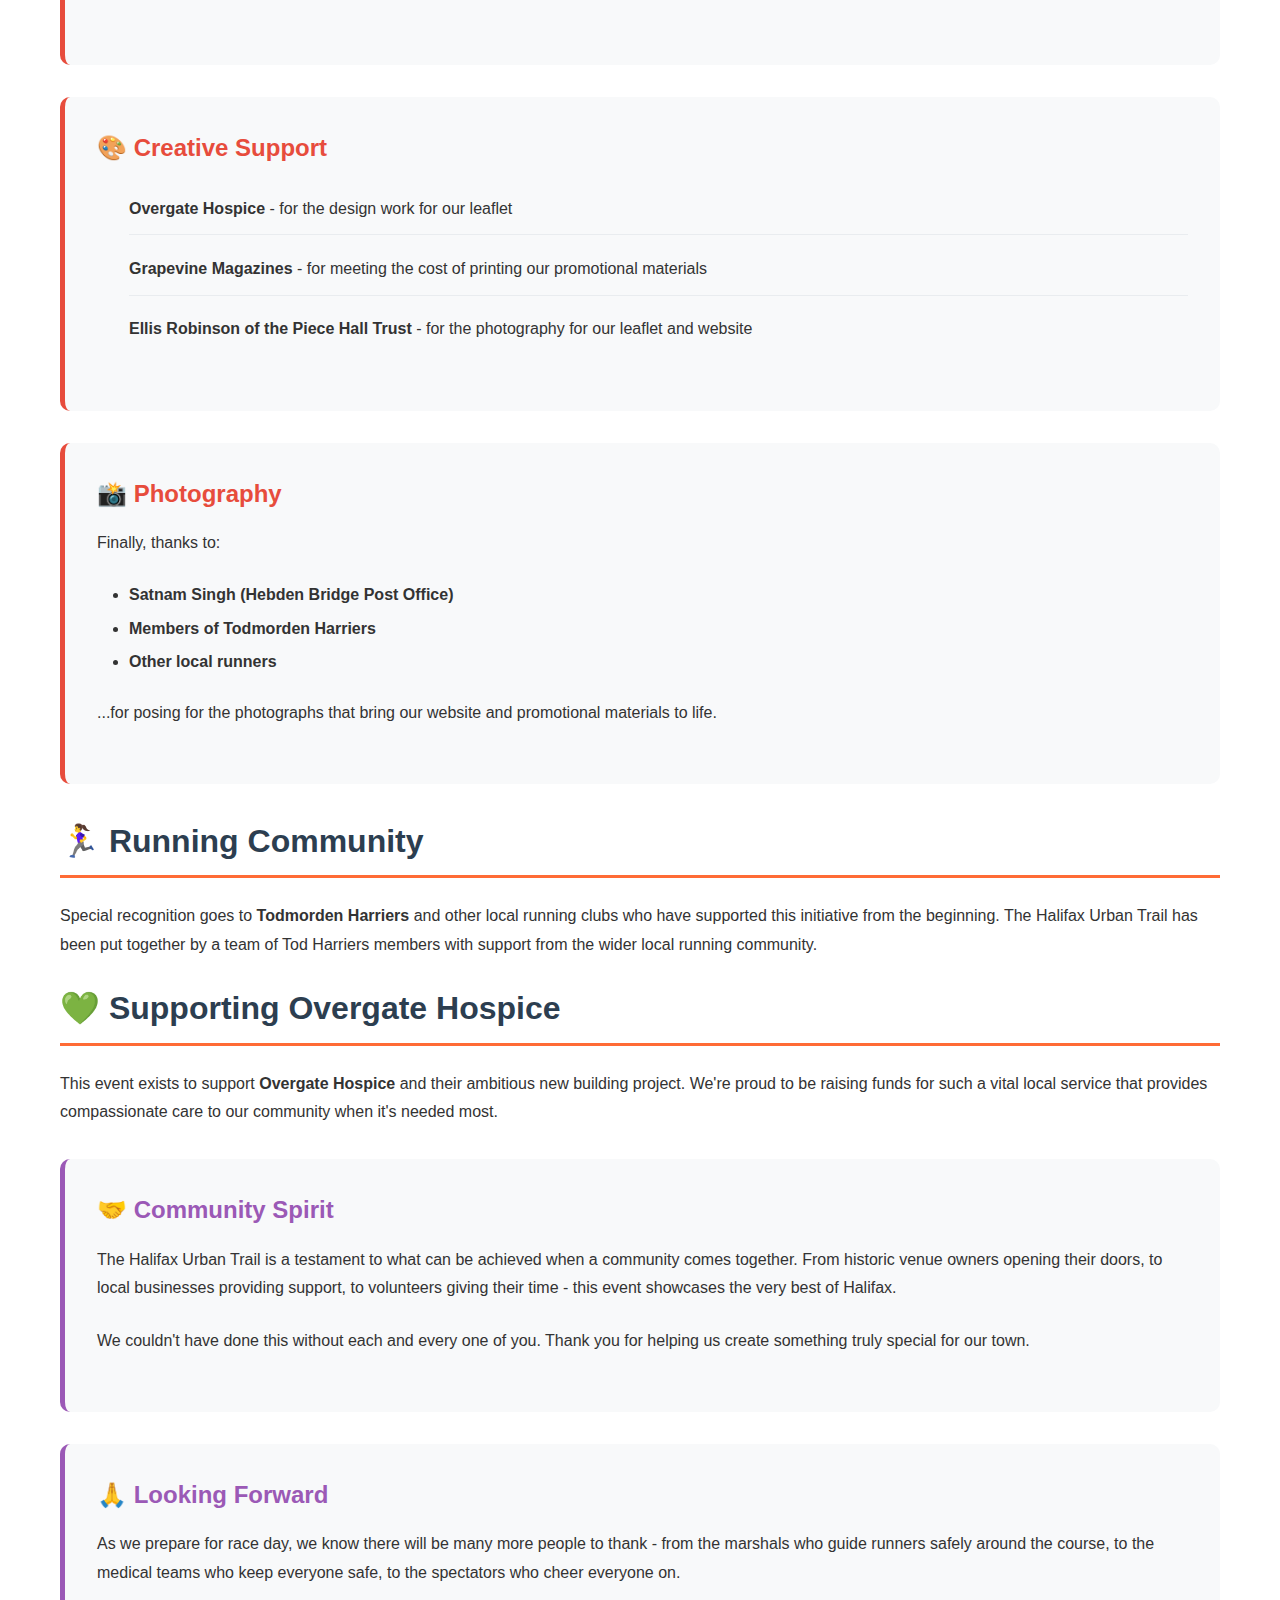
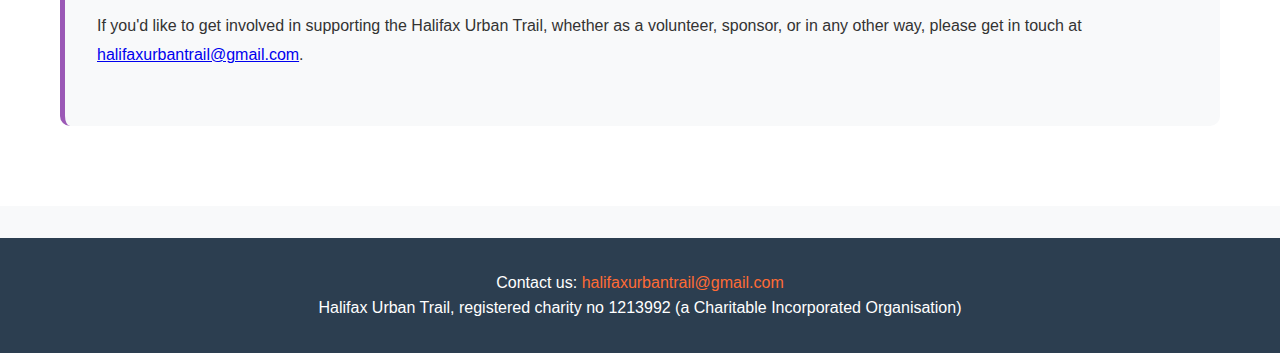
<file: thank-yous.html>
<!DOCTYPE html>
<html lang="en">
<head>
    <meta charset="UTF-8">
    <meta name="viewport" content="width=device-width, initial-scale=1.0">
    <title>Thank Yous - Halifax Urban Trail</title>
    <link rel="stylesheet" href="styles.css">
</head>
<body>
    <header>
        <div class="hero-section small">
            <div class="image-carousel">
                <div class="carousel-container">
                    <div class="carousel-slide active">
                        <img src="images/photo5.jpg" alt="Community support">
                    </div>
                    <div class="carousel-slide">
                        <img src="images/photo8.jpg" alt="Volunteers and supporters">
                    </div>
                    <div class="carousel-slide">
                        <img src="images/photo7.jpg" alt="Halifax community">
                    </div>
                </div>
            </div>
            <div class="hero-content">
                <h1>Thank Yous</h1>
            </div>
        </div>
        
        <nav class="main-nav">
            <ul>
                <li><a href="index.html">Home</a></li>
                <li><a href="race-entry.html">Race Entry</a></li>
                <li><a href="faqs.html">FAQs</a></li>
                <li><a href="our-story.html">Our Story</a></li>
                <li><a href="sustainability.html">Sustainability</a></li>
                <li><a href="race-route.html">Race Route</a></li>
                <li><a href="thank-yous.html" class="active">Thank Yous</a></li>
            </ul>
        </nav>
    </header>

    <main>
        <section class="content-section">
            <div class="container">
                <p class="lead">We're enormously grateful to all those who have helped make the inaugural Halifax Urban Trail possible.</p>
                
                <div class="thanks-section">
                    <h2>🏛️ Venue Partners</h2>
                    <p>For permission to run through their buildings, our thanks to:</p>
                    <ul class="partner-list">
                        <li><strong>Calderdale Council</strong> - for access to Halifax Town Hall and ongoing support</li>
                        <li><strong>Halifax Minster</strong> - for allowing runners through this historic Grade I listed building</li>
                        <li><strong>The Piece Hall Trust</strong> - for access to Halifax's crown jewel</li>
                        <li><strong>Dean Clough</strong> - for opening their impressive arts and business complex</li>
                    </ul>
                </div>

                <div class="thanks-section">
                    <h2>🏢 Commercial Support</h2>
                    <p>Thank you to the Broad Street Plaza management company <strong>JLL</strong> for permission to cross their land and for their kind offer to organise the water station.</p>
                    <p>The <strong>Community Foundation for Calderdale</strong> have been stalwart in their support for our initiative and have helped us find our commercial supporters. A particular thank you to local business <strong>[Business Name]</strong>, for a very generous grant which will offset most of the race expenses and will mean that several thousand pounds more can be donated to Overgate Hospice.</p>
                </div>

                <div class="thanks-section">
                    <h2>👥 Volunteer Support</h2>
                    <p>Our heartfelt thanks to the amazing volunteers who make this event possible:</p>
                    <ul class="volunteer-list">
                        <li><strong>51st Pellon Scout Group</strong> - worthy winners of the King's Award for Voluntary Service, for lots of help including marshalling</li>
                        <li><strong>Rotary Club of Halifax</strong> - for marshalling support</li>
                        <li><strong>Overgate Hospice volunteers</strong> - for marshalling and ongoing support</li>
                    </ul>
                </div>

                <div class="thanks-section">
                    <h2>🎨 Creative Support</h2>
                    <ul class="creative-list">
                        <li><strong>Overgate Hospice</strong> - for the design work for our leaflet</li>
                        <li><strong>Grapevine Magazines</strong> - for meeting the cost of printing our promotional materials</li>
                        <li><strong>Ellis Robinson of the Piece Hall Trust</strong> - for the photography for our leaflet and website</li>
                    </ul>
                </div>

                <div class="thanks-section">
                    <h2>📸 Photography</h2>
                    <p>Finally, thanks to:</p>
                    <ul>
                        <li><strong>Satnam Singh (Hebden Bridge Post Office)</strong></li>
                        <li><strong>Members of Todmorden Harriers</strong></li>
                        <li><strong>Other local runners</strong></li>
                    </ul>
                    <p>...for posing for the photographs that bring our website and promotional materials to life.</p>
                </div>

                <div class="running-clubs-section">
                    <h2>🏃‍♀️ Running Community</h2>
                    <p>Special recognition goes to <strong>Todmorden Harriers</strong> and other local running clubs who have supported this initiative from the beginning. The Halifax Urban Trail has been put together by a team of Tod Harriers members with support from the wider local running community.</p>
                </div>

                <div class="overgate-section">
                    <h2>💚 Supporting Overgate Hospice</h2>
                    <p>This event exists to support <strong>Overgate Hospice</strong> and their ambitious new building project. We're proud to be raising funds for such a vital local service that provides compassionate care to our community when it's needed most.</p>
                </div>

                <div class="community-spirit">
                    <h2>🤝 Community Spirit</h2>
                    <p>The Halifax Urban Trail is a testament to what can be achieved when a community comes together. From historic venue owners opening their doors, to local businesses providing support, to volunteers giving their time - this event showcases the very best of Halifax.</p>
                    <p>We couldn't have done this without each and every one of you. Thank you for helping us create something truly special for our town.</p>
                </div>

                <div class="future-thanks">
                    <h2>🙏 Looking Forward</h2>
                    <p>As we prepare for race day, we know there will be many more people to thank - from the marshals who guide runners safely around the course, to the medical teams who keep everyone safe, to the spectators who cheer everyone on.</p>
                    <p>If you'd like to get involved in supporting the Halifax Urban Trail, whether as a volunteer, sponsor, or in any other way, please get in touch at <a href="mailto:halifaxurbantrail@gmail.com">halifaxurbantrail@gmail.com</a>.</p>
                </div>
            </div>
        </section>
    </main>

    <footer>
        <div class="container">
            <p>Contact us: <a href="mailto:halifaxurbantrail@gmail.com">halifaxurbantrail@gmail.com</a></p>
            <p>Halifax Urban Trail, registered charity no 1213992 (a Charitable Incorporated Organisation)</p>
        </div>
    </footer>

    <script src="script.js"></script>
</body>
</html>
</file>
<file: styles.css>
/* Reset and base styles */
* {
    margin: 0;
    padding: 0;
    box-sizing: border-box;
}

body {
    font-family: 'Segoe UI', Tahoma, Geneva, Verdana, sans-serif;
    line-height: 1.6;
    color: #333;
    background-color: #f8f9fa;
}

.container {
    max-width: 1200px;
    margin: 0 auto;
    padding: 0 20px;
}

/* Header and Hero Section */
.hero-section {
    position: relative;
    height: 60vh;
    overflow: hidden;
    display: flex;
    align-items: center;
    justify-content: center;
}

.hero-section.small {
    height: 40vh;
}

.image-carousel {
    position: absolute;
    top: 0;
    left: 0;
    width: 100%;
    height: 100%;
    z-index: 1;
}

.carousel-container {
    position: relative;
    width: 100%;
    height: 100%;
}

.carousel-slide {
    position: absolute;
    top: 0;
    left: 0;
    width: 100%;
    height: 100%;
    opacity: 0;
    transition: opacity 1s ease-in-out;
}

.carousel-slide.active {
    opacity: 1;
}

.carousel-slide img {
    width: 100%;
    height: 100%;
    object-fit: cover;
}

.hero-content {
    position: relative;
    z-index: 2;
    text-align: center;
    color: white;
    background: rgba(0, 0, 0, 0.6);
    padding: 2rem;
    border-radius: 10px;
    backdrop-filter: blur(5px);
}

.hero-content h1 {
    font-size: 3rem;
    margin-bottom: 1rem;
    text-shadow: 2px 2px 4px rgba(0, 0, 0, 0.5);
}

.tagline {
    font-size: 1.5rem;
    font-style: italic;
    margin-bottom: 2rem;
    color: #ffd700;
}

.race-details h2 {
    font-size: 2rem;
    margin-bottom: 0.5rem;
    color: #ff6b35;
}

.race-details h3 {
    font-size: 1.5rem;
    margin-bottom: 0.5rem;
}

/* Navigation */
.main-nav {
    background: #2c3e50;
    padding: 0;
    box-shadow: 0 2px 5px rgba(0, 0, 0, 0.1);
    position: sticky;
    top: 0;
    z-index: 100;
}

.main-nav ul {
    list-style: none;
    display: flex;
    justify-content: center;
    flex-wrap: wrap;
    max-width: 1200px;
    margin: 0 auto;
}

.main-nav li {
    margin: 0;
}

.main-nav a {
    display: block;
    padding: 1rem 1.5rem;
    color: white;
    text-decoration: none;
    transition: background-color 0.3s ease;
    font-weight: 500;
}

.main-nav a:hover,
.main-nav a.active {
    background-color: #ff6b35;
}

/* Content Sections */
.content-section,
.intro-section {
    padding: 3rem 0;
    background: white;
    margin-bottom: 2rem;
}

.intro-section {
    background: white;
    color: #333;
}

.lead {
    font-size: 1.25rem;
    font-weight: 300;
    margin-bottom: 2rem;
    line-height: 1.8;
}

.content-section h2 {
    color: #2c3e50;
    margin-bottom: 1.5rem;
    font-size: 2rem;
    border-bottom: 3px solid #ff6b35;
    padding-bottom: 0.5rem;
}

.content-section h3 {
    color: #34495e;
    margin-bottom: 1rem;
    font-size: 1.5rem;
}

.content-section p {
    margin-bottom: 1.5rem;
    line-height: 1.8;
}

.content-section ul {
    margin-bottom: 1.5rem;
    padding-left: 2rem;
}

.content-section li {
    margin-bottom: 0.5rem;
}

/* Registration Section */
.registration-section {
    background: #34495e;
    color: white;
    padding: 3rem 0;
    text-align: center;
}

.registration-section h2 {
    color: white;
    border-bottom: 3px solid #ff6b35;
    display: inline-block;
    padding-bottom: 0.5rem;
    margin-bottom: 2rem;
}

.email-signup {
    max-width: 500px;
    margin: 2rem auto;
}

.email-signup form {
    display: flex;
    gap: 1rem;
}

.email-signup input {
    flex: 1;
    padding: 1rem;
    border: none;
    border-radius: 5px;
    font-size: 1rem;
}

.email-signup button {
    background: #ff6b35;
    color: white;
    border: none;
    padding: 1rem 2rem;
    border-radius: 5px;
    cursor: pointer;
    font-size: 1rem;
    font-weight: bold;
    transition: background-color 0.3s ease;
}

.email-signup button:hover {
    background: #e55a2b;
}

/* Quick Links */
.quick-links {
    padding: 3rem 0;
    background: #ecf0f1;
}

.quick-links h2 {
    text-align: center;
    margin-bottom: 3rem;
    color: #2c3e50;
    font-size: 2.5rem;
}

.links-grid {
    display: grid;
    grid-template-columns: repeat(auto-fit, minmax(300px, 1fr));
    gap: 2rem;
}

.link-card {
    background: white;
    padding: 2rem;
    border-radius: 10px;
    text-decoration: none;
    color: #333;
    box-shadow: 0 5px 15px rgba(0, 0, 0, 0.1);
    transition: transform 0.3s ease, box-shadow 0.3s ease;
}

.link-card:hover {
    transform: translateY(-5px);
    box-shadow: 0 10px 25px rgba(0, 0, 0, 0.15);
}

.link-card h3 {
    color: #ff6b35;
    margin-bottom: 1rem;
    font-size: 1.3rem;
}

.link-card p {
    margin: 0;
    color: #666;
}

/* FAQ Grid */
.faq-grid {
    display: grid;
    gap: 2rem;
}

.faq-item {
    background: #f8f9fa;
    padding: 2rem;
    border-radius: 10px;
    border-left: 5px solid #ff6b35;
}

.faq-item h3 {
    color: #2c3e50;
    margin-bottom: 1rem;
    font-size: 1.3rem;
}

.faq-item p {
    margin-bottom: 1rem;
}

.faq-item p:last-child {
    margin-bottom: 0;
}

/* Booking Info */
.booking-info {
    background: #e8f5e8;
    padding: 2rem;
    border-radius: 10px;
    margin-top: 2rem;
    border-left: 5px solid #27ae60;
}

.booking-info h3 {
    color: #27ae60;
    margin-bottom: 1rem;
}

.booking-info ul {
    list-style: none;
    padding-left: 0;
}

.booking-info li {
    padding: 0.5rem 0;
    border-bottom: 1px solid #d5e8d5;
}

.booking-info li:last-child {
    border-bottom: none;
}

/* Sustainability Measures */
.sustainability-measures {
    display: grid;
    gap: 2rem;
}

.measure-item {
    background: #f8f9fa;
    padding: 2rem;
    border-radius: 10px;
    border-left: 5px solid #27ae60;
}

.measure-item h2 {
    color: #27ae60;
    font-size: 1.5rem;
    margin-bottom: 1rem;
    border: none;
    padding: 0;
}

.transport-options {
    margin-top: 1.5rem;
    background: white;
    padding: 1.5rem;
    border-radius: 8px;
}

.transport-options h3 {
    color: #2c3e50;
    margin-bottom: 1rem;
}

.tips-grid {
    display: grid;
    grid-template-columns: repeat(auto-fit, minmax(250px, 1fr));
    gap: 1.5rem;
    margin-top: 2rem;
}

.tip {
    background: white;
    padding: 1.5rem;
    border-radius: 8px;
    text-align: center;
    box-shadow: 0 2px 10px rgba(0, 0, 0, 0.1);
}

.tip h3 {
    color: #27ae60;
    margin-bottom: 1rem;
    font-size: 1.2rem;
}

/* Route Sections */
.route-disclaimer {
    background: #fff3cd;
    border: 1px solid #ffeaa7;
    padding: 1.5rem;
    border-radius: 8px;
    margin-bottom: 2rem;
}

.route-section {
    background: #f8f9fa;
    padding: 2rem;
    margin-bottom: 2rem;
    border-radius: 10px;
    border-left: 5px solid #3498db;
}

.route-section h2 {
    color: #3498db;
    font-size: 1.5rem;
    margin-bottom: 1rem;
    border: none;
    padding: 0;
}

.route-highlights {
    margin-top: 3rem;
    background: #e8f4fd;
    padding: 2rem;
    border-radius: 10px;
}

.highlights-grid {
    display: grid;
    grid-template-columns: repeat(auto-fit, minmax(300px, 1fr));
    gap: 2rem;
    margin-top: 2rem;
}

.highlight {
    background: white;
    padding: 1.5rem;
    border-radius: 8px;
    box-shadow: 0 2px 10px rgba(0, 0, 0, 0.1);
}

.highlight h3 {
    color: #3498db;
    margin-bottom: 1rem;
    font-size: 1.3rem;
}

.highlight ul {
    list-style: none;
    padding-left: 0;
}

.highlight li {
    padding: 0.3rem 0;
    border-bottom: 1px solid #ecf0f1;
}

.highlight li:last-child {
    border-bottom: none;
}

/* Thank You Sections */
.thanks-section {
    background: #f8f9fa;
    padding: 2rem;
    margin-bottom: 2rem;
    border-radius: 10px;
    border-left: 5px solid #e74c3c;
}

.thanks-section h2 {
    color: #e74c3c;
    font-size: 1.5rem;
    margin-bottom: 1rem;
    border: none;
    padding: 0;
}

.partner-list,
.volunteer-list,
.creative-list {
    list-style: none;
    padding-left: 0;
}

.partner-list li,
.volunteer-list li,
.creative-list li {
    padding: 0.8rem 0;
    border-bottom: 1px solid #e9ecef;
}

.partner-list li:last-child,
.volunteer-list li:last-child,
.creative-list li:last-child {
    border-bottom: none;
}

/* Special sections */
.charity-info,
.inspiration-section,
.vision-section,
.commitment-section,
.community-spirit,
.future-thanks {
    background: #f8f9fa;
    padding: 2rem;
    margin: 2rem 0;
    border-radius: 10px;
    border-left: 5px solid #9b59b6;
}

.charity-info h2,
.inspiration-section h2,
.vision-section h2,
.commitment-section h2,
.community-spirit h2,
.future-thanks h2 {
    color: #9b59b6;
    font-size: 1.5rem;
    margin-bottom: 1rem;
    border: none;
    padding: 0;
}

/* Footer */
footer {
    background: #2c3e50;
    color: white;
    padding: 2rem 0;
    text-align: center;
}

footer a {
    color: #ff6b35;
    text-decoration: none;
}

footer a:hover {
    text-decoration: underline;
}

/* Responsive Design */
@media (max-width: 768px) {
    .hero-content h1 {
        font-size: 2rem;
    }
    
    .tagline {
        font-size: 1.2rem;
    }
    
    .race-details h2 {
        font-size: 1.5rem;
    }
    
    .main-nav ul {
        flex-direction: column;
    }
    
    .main-nav a {
        text-align: center;
        padding: 0.8rem;
    }
    
    .email-signup form {
        flex-direction: column;
    }
    
    .email-signup input,
    .email-signup button {
        margin-bottom: 1rem;
    }
    
    .links-grid {
        grid-template-columns: 1fr;
    }
    
    .tips-grid {
        grid-template-columns: 1fr;
    }
    
    .highlights-grid {
        grid-template-columns: 1fr;
    }
    
    .hero-section {
        height: 50vh;
    }
    
    .hero-section.small {
        height: 30vh;
    }
    
    .hero-content {
        padding: 1.5rem;
    }
}

@media (max-width: 480px) {
    .container {
        padding: 0 15px;
    }
    
    .hero-content h1 {
        font-size: 1.5rem;
    }
    
    .tagline {
        font-size: 1rem;
    }
    
    .race-details h2 {
        font-size: 1.3rem;
    }
    
    .race-details h3 {
        font-size: 1.1rem;
    }
    
    .content-section,
    .intro-section {
        padding: 2rem 0;
    }
    
    .link-card,
    .faq-item,
    .measure-item,
    .route-section,
    .thanks-section {
        padding: 1.5rem;
    }
}
</file>
